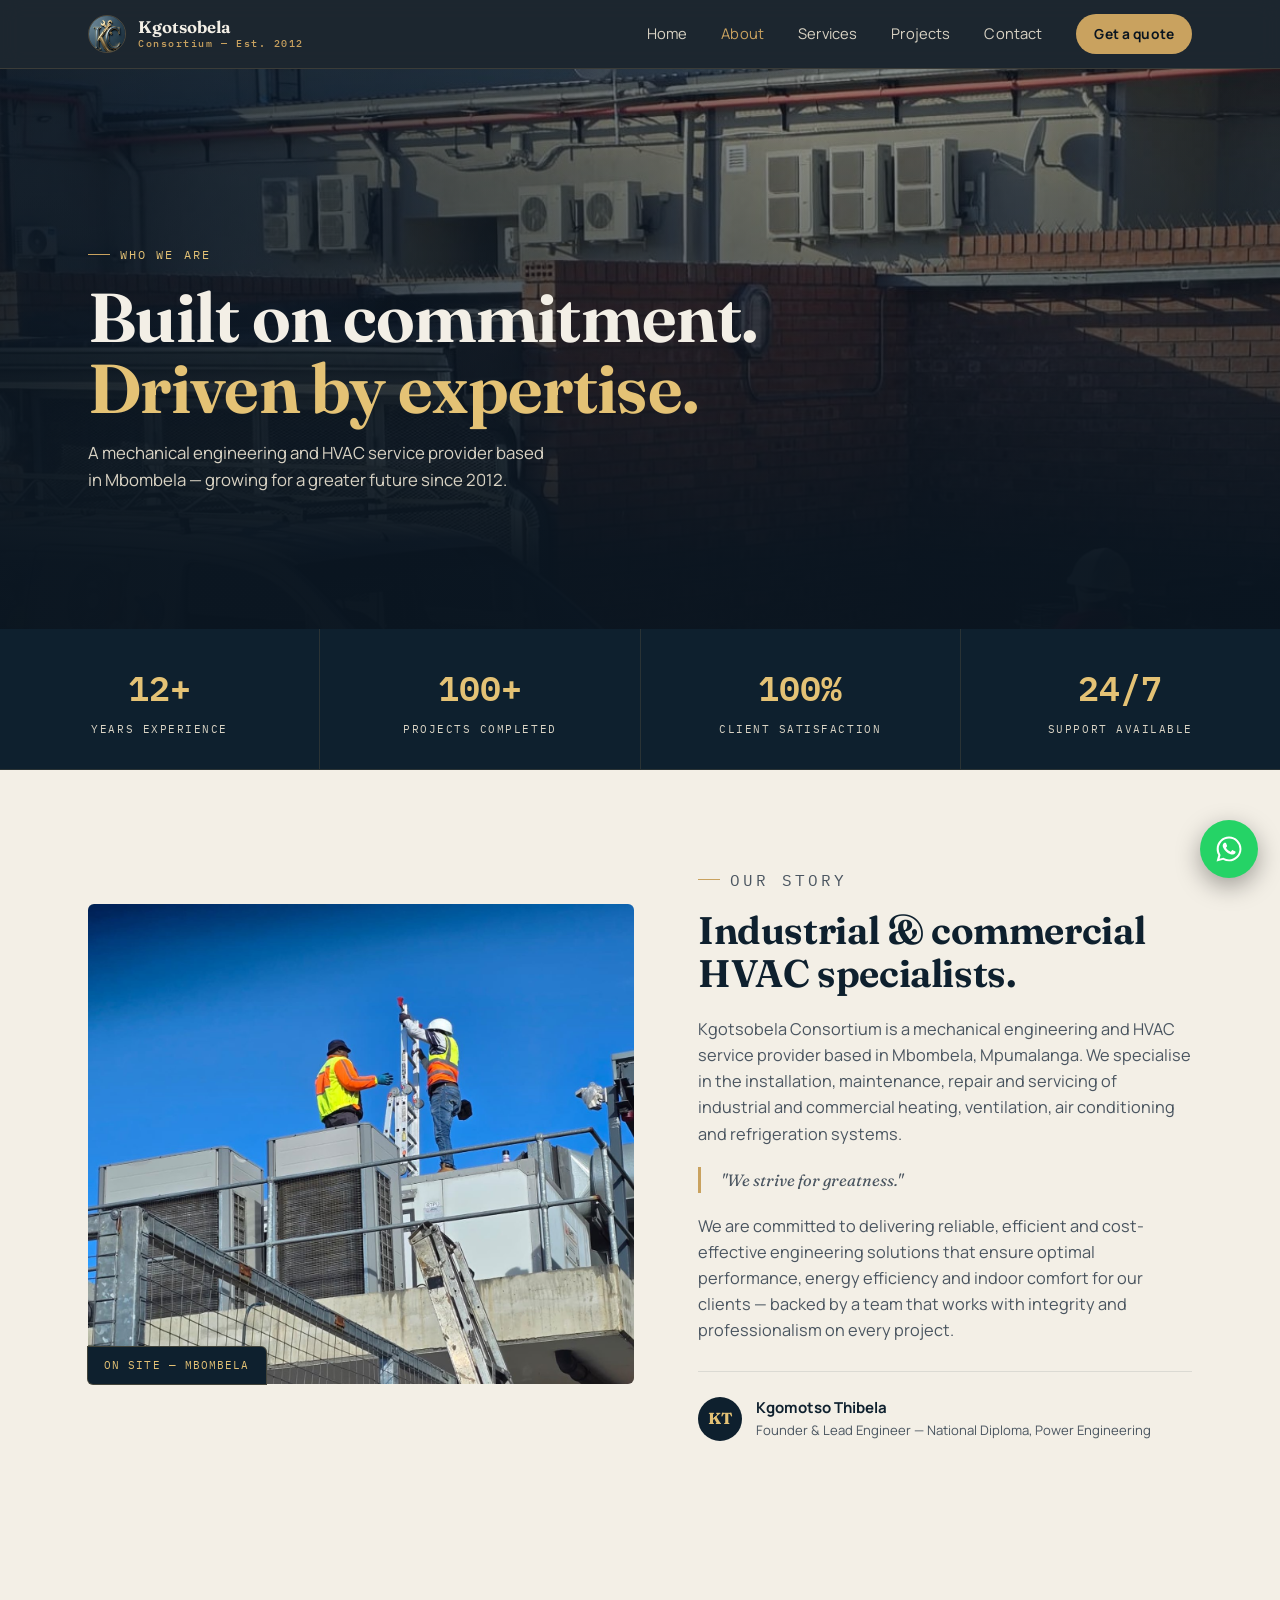
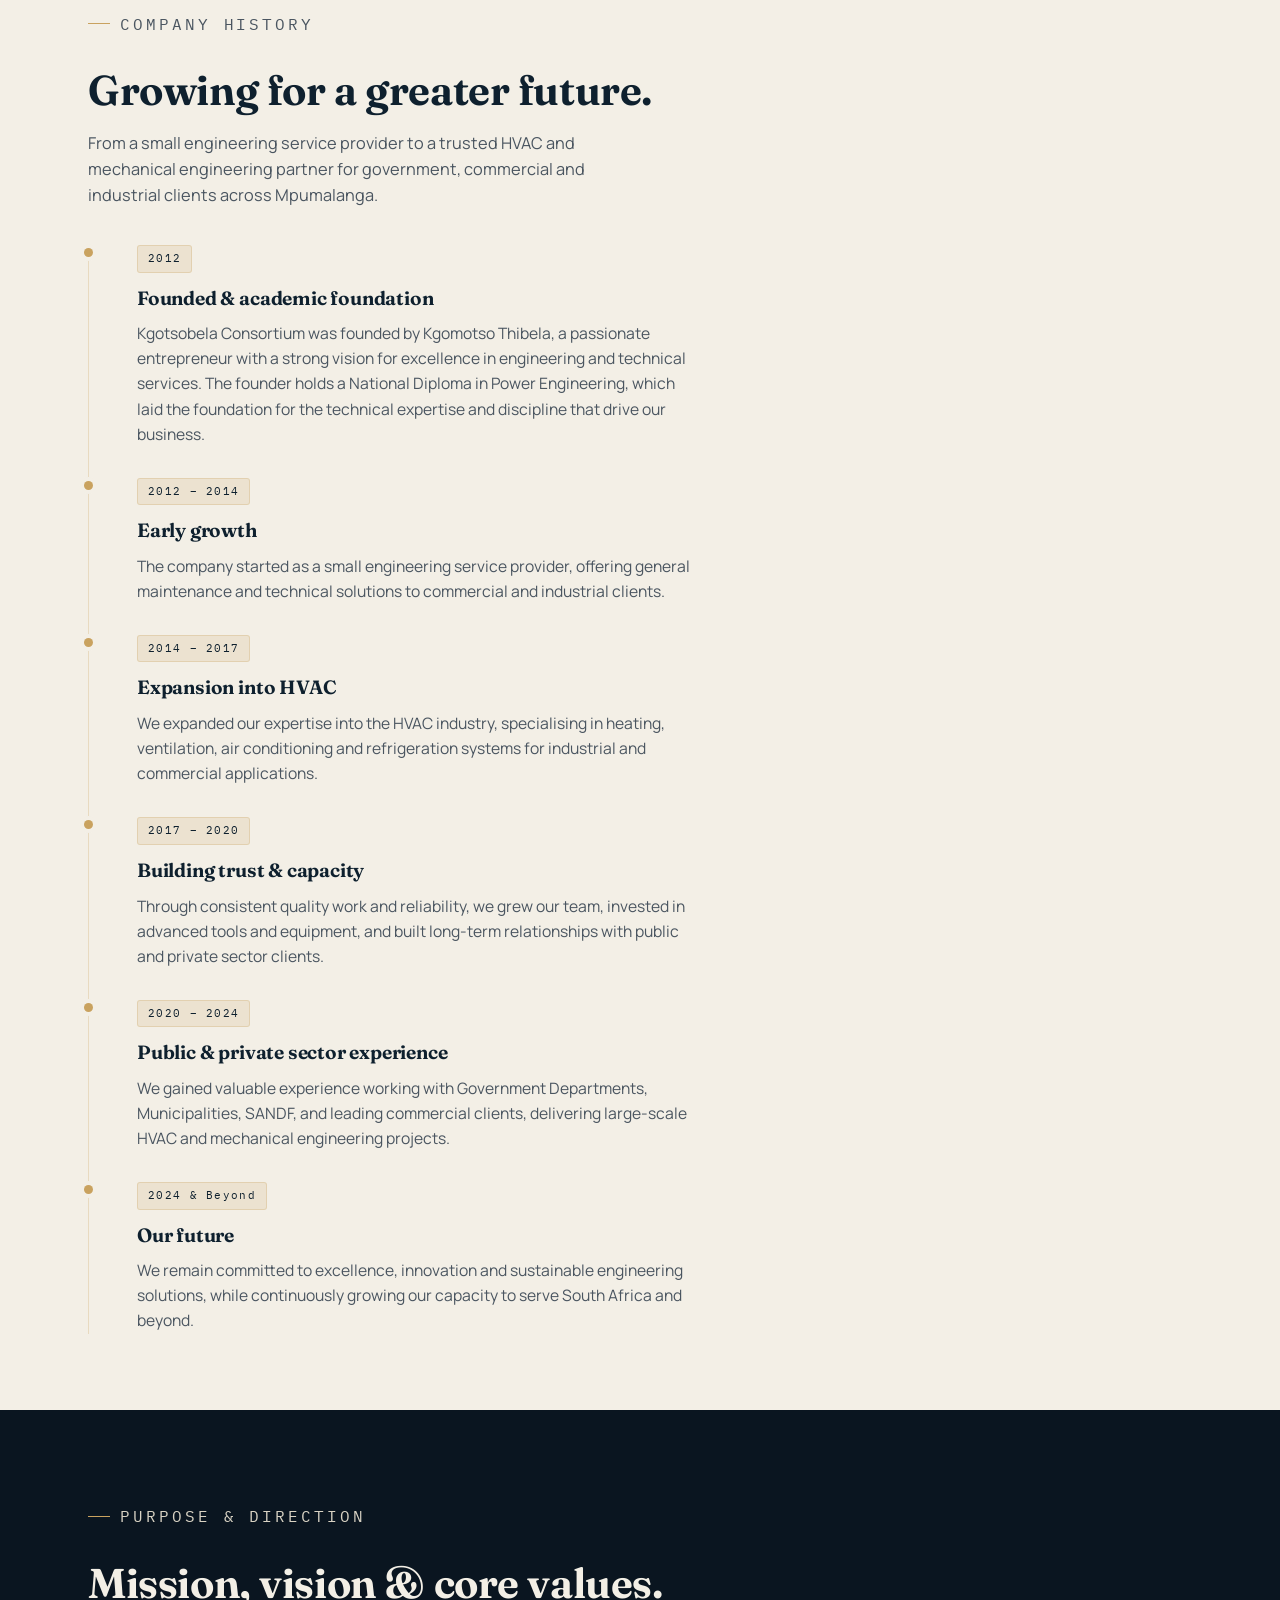
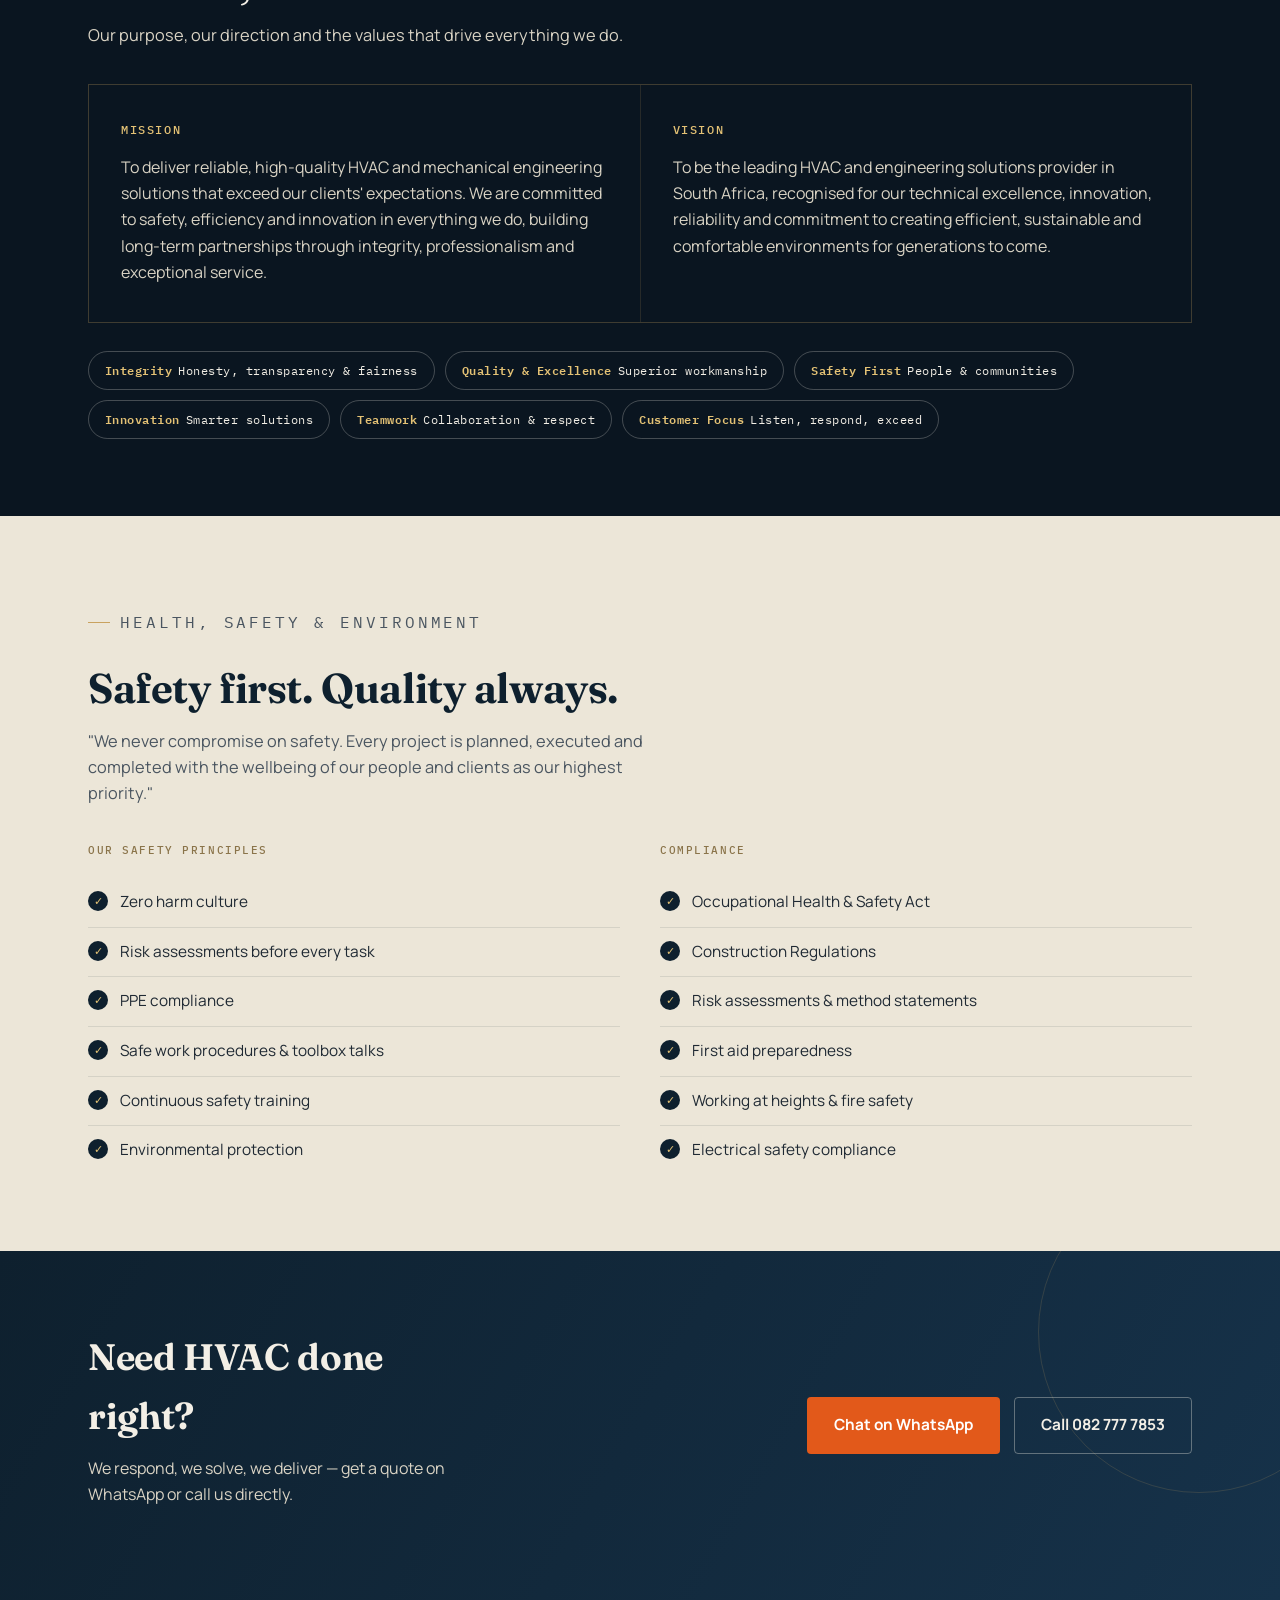
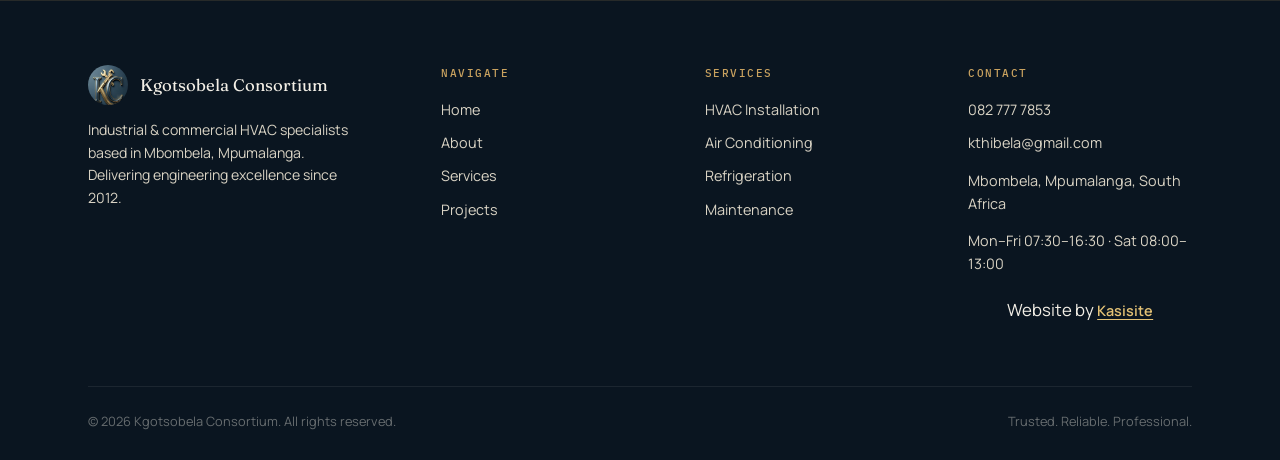
<file: about.html>
<!DOCTYPE html>
<html lang="en">
<head>
<meta charset="UTF-8">
<meta name="viewport" content="width=device-width, initial-scale=1.0">
<title>About Us | Kgotsobela Consortium</title>
<meta name="description" content="Kgotsobela Consortium was founded in 2012 by Kgomotso Thibela. Learn about our history, mission, vision, core values and commitment to health, safety and environmental excellence.">
<link rel="canonical" href="https://kgotsobelaconsortium.co.za/about.html">
<link rel="icon" type="image/png" href="images/favicon-mark.png">

<link rel="preconnect" href="https://fonts.googleapis.com">
<link rel="preconnect" href="https://fonts.gstatic.com" crossorigin>
<link href="https://fonts.googleapis.com/css2?family=Fraunces:ital,wght@0,500;0,600;0,650;0,700;1,500&family=Manrope:wght@400;500;600;700;800&family=IBM+Plex+Mono:wght@400;500;600&display=swap" rel="stylesheet">
<link rel="stylesheet" href="style.css?v=2">
</head>
<body>
<a href="#main" class="skip-link">Skip to content</a>

<header class="site-header">
  <div class="wrap">
    <a href="index.html" class="brand">
      <img src="images/favicon-mark.png" alt="" class="brand-mark">
      <span class="brand-word">Kgotsobela<span>Consortium — Est. 2012</span></span>
    </a>
    <nav class="main-nav" id="main-nav">
      <a href="index.html">Home</a>
      <a href="about.html" class="current">About</a>
      <a href="services.html">Services</a>
      <a href="projects.html">Projects</a>
      <a href="contact.html">Contact</a>
      <a href="https://wa.me/27827777853?text=Hi%2C%20I%27d%20like%20a%20quote" class="nav-cta" target="_blank" rel="noopener">Get a quote</a>
    </nav>
    <button class="nav-toggle" id="nav-toggle" aria-label="Open menu" aria-expanded="false" aria-controls="main-nav">
      <svg width="20" height="20" viewBox="0 0 24 24" fill="none" stroke="currentColor" stroke-width="2"><line x1="3" y1="6" x2="21" y2="6"/><line x1="3" y1="12" x2="21" y2="12"/><line x1="3" y1="18" x2="21" y2="18"/></svg>
    </button>
  </div>
</header>

<main id="main">

  <!-- HERO -->
  <section class="hero" style="min-height:min(64vh,560px);">
    <div class="hero-media">
      <img src="images/trust-onsite.jpg" alt="Kgotsobela Consortium branded van and technicians on site" width="1200" height="1080">
    </div>
    <div class="hero-content wrap">
      <p class="eyebrow">Who we are</p>
      <h1>Built on commitment. <em>Driven by expertise.</em></h1>
      <p class="hero-sub">A mechanical engineering and HVAC service provider based in Mbombela &mdash; growing for a greater future since 2012.</p>
    </div>
  </section>

  <!-- STAT PLATE BAR -->
  <div class="stat-bar">
    <div class="stat-grid">
      <div class="stat-plate"><div class="num">12+</div><div class="lbl">Years Experience</div></div>
      <div class="stat-plate"><div class="num">100+</div><div class="lbl">Projects Completed</div></div>
      <div class="stat-plate"><div class="num">100%</div><div class="lbl">Client Satisfaction</div></div>
      <div class="stat-plate"><div class="num">24/7</div><div class="lbl">Support Available</div></div>
    </div>
  </div>

  <!-- INTRO -->
  <section class="about">
    <div class="wrap about-grid">
      <div class="about-media">
        <img src="images/about-team-ladder.jpg" alt="Kgotsobela Consortium technicians working on rooftop HVAC units">
        <div class="tag">On site &mdash; Mbombela</div>
      </div>
      <div class="about-copy">
        <p class="eyebrow">Our story</p>
        <h2>Industrial &amp; commercial HVAC specialists.</h2>
        <p>Kgotsobela Consortium is a mechanical engineering and HVAC service provider based in Mbombela, Mpumalanga. We specialise in the installation, maintenance, repair and servicing of industrial and commercial heating, ventilation, air conditioning and refrigeration systems.</p>
        <p class="pull">"We strive for greatness."</p>
        <p>We are committed to delivering reliable, efficient and cost-effective engineering solutions that ensure optimal performance, energy efficiency and indoor comfort for our clients &mdash; backed by a team that works with integrity and professionalism on every project.</p>
        <div class="about-founder">
          <div class="initial">KT</div>
          <div>
            <div class="name">Kgomotso Thibela</div>
            <div class="role">Founder &amp; Lead Engineer &mdash; National Diploma, Power Engineering</div>
          </div>
        </div>
      </div>
    </div>
  </section>

  <!-- TIMELINE -->
  <section class="timeline">
    <div class="wrap">
      <div class="section-head">
        <p class="eyebrow">Company history</p>
        <h2>Growing for a greater future.</h2>
        <p>From a small engineering service provider to a trusted HVAC and mechanical engineering partner for government, commercial and industrial clients across Mpumalanga.</p>
      </div>

      <div class="timeline-list">
        <div class="timeline-item">
          <span class="timeline-year">2012</span>
          <h3>Founded &amp; academic foundation</h3>
          <p>Kgotsobela Consortium was founded by Kgomotso Thibela, a passionate entrepreneur with a strong vision for excellence in engineering and technical services. The founder holds a National Diploma in Power Engineering, which laid the foundation for the technical expertise and discipline that drive our business.</p>
        </div>
        <div class="timeline-item">
          <span class="timeline-year">2012 &ndash; 2014</span>
          <h3>Early growth</h3>
          <p>The company started as a small engineering service provider, offering general maintenance and technical solutions to commercial and industrial clients.</p>
        </div>
        <div class="timeline-item">
          <span class="timeline-year">2014 &ndash; 2017</span>
          <h3>Expansion into HVAC</h3>
          <p>We expanded our expertise into the HVAC industry, specialising in heating, ventilation, air conditioning and refrigeration systems for industrial and commercial applications.</p>
        </div>
        <div class="timeline-item">
          <span class="timeline-year">2017 &ndash; 2020</span>
          <h3>Building trust &amp; capacity</h3>
          <p>Through consistent quality work and reliability, we grew our team, invested in advanced tools and equipment, and built long-term relationships with public and private sector clients.</p>
        </div>
        <div class="timeline-item">
          <span class="timeline-year">2020 &ndash; 2024</span>
          <h3>Public &amp; private sector experience</h3>
          <p>We gained valuable experience working with Government Departments, Municipalities, SANDF, and leading commercial clients, delivering large-scale HVAC and mechanical engineering projects.</p>
        </div>
        <div class="timeline-item">
          <span class="timeline-year">2024 &amp; Beyond</span>
          <h3>Our future</h3>
          <p>We remain committed to excellence, innovation and sustainable engineering solutions, while continuously growing our capacity to serve South Africa and beyond.</p>
        </div>
      </div>
    </div>
  </section>

  <!-- MISSION / VISION / VALUES -->
  <section class="mvv">
    <div class="wrap">
      <div class="section-head">
        <p class="eyebrow">Purpose &amp; direction</p>
        <h2>Mission, vision &amp; core values.</h2>
        <p>Our purpose, our direction and the values that drive everything we do.</p>
      </div>

      <div class="mvv-grid">
        <div class="mvv-card">
          <h3>Mission</h3>
          <p>To deliver reliable, high-quality HVAC and mechanical engineering solutions that exceed our clients' expectations. We are committed to safety, efficiency and innovation in everything we do, building long-term partnerships through integrity, professionalism and exceptional service.</p>
        </div>
        <div class="mvv-card">
          <h3>Vision</h3>
          <p>To be the leading HVAC and engineering solutions provider in South Africa, recognised for our technical excellence, innovation, reliability and commitment to creating efficient, sustainable and comfortable environments for generations to come.</p>
        </div>
      </div>

      <div class="values-row">
        <span class="value-pill"><b>Integrity</b>Honesty, transparency &amp; fairness</span>
        <span class="value-pill"><b>Quality &amp; Excellence</b>Superior workmanship</span>
        <span class="value-pill"><b>Safety First</b>People &amp; communities</span>
        <span class="value-pill"><b>Innovation</b>Smarter solutions</span>
        <span class="value-pill"><b>Teamwork</b>Collaboration &amp; respect</span>
        <span class="value-pill"><b>Customer Focus</b>Listen, respond, exceed</span>
      </div>
    </div>
  </section>

  <!-- HSE -->
  <section class="hse">
    <div class="wrap">
      <div class="section-head">
        <p class="eyebrow">Health, safety &amp; environment</p>
        <h2>Safety first. Quality always.</h2>
        <p>"We never compromise on safety. Every project is planned, executed and completed with the wellbeing of our people and clients as our highest priority."</p>
      </div>

      <div class="hse-grid">
        <div class="hse-col">
          <h3>Our safety principles</h3>
          <ul class="hse-list">
            <li><span class="check">&#10003;</span>Zero harm culture</li>
            <li><span class="check">&#10003;</span>Risk assessments before every task</li>
            <li><span class="check">&#10003;</span>PPE compliance</li>
            <li><span class="check">&#10003;</span>Safe work procedures &amp; toolbox talks</li>
            <li><span class="check">&#10003;</span>Continuous safety training</li>
            <li><span class="check">&#10003;</span>Environmental protection</li>
          </ul>
        </div>
        <div class="hse-col">
          <h3>Compliance</h3>
          <ul class="hse-list">
            <li><span class="check">&#10003;</span>Occupational Health &amp; Safety Act</li>
            <li><span class="check">&#10003;</span>Construction Regulations</li>
            <li><span class="check">&#10003;</span>Risk assessments &amp; method statements</li>
            <li><span class="check">&#10003;</span>First aid preparedness</li>
            <li><span class="check">&#10003;</span>Working at heights &amp; fire safety</li>
            <li><span class="check">&#10003;</span>Electrical safety compliance</li>
          </ul>
        </div>
      </div>
    </div>
  </section>

  <!-- CTA BAND -->
  <section class="cta-band">
    <div class="wrap">
      <div>
        <h2>Need HVAC done right?</h2>
        <p>We respond, we solve, we deliver &mdash; get a quote on WhatsApp or call us directly.</p>
      </div>
      <div class="cta-actions">
        <a href="https://wa.me/27827777853?text=Hi%2C%20I%27d%20like%20a%20quote" class="btn btn-primary" target="_blank" rel="noopener">Chat on WhatsApp</a>
        <a href="tel:+27827777853" class="btn btn-ghost">Call 082 777 7853</a>
      </div>
    </div>
  </section>

</main>

<footer class="site-footer">
  <div class="wrap">
    <div class="footer-grid">
      <div>
        <div class="footer-brand">
          <img src="images/favicon-mark.png" alt="">
          <span class="footer-brand-word">Kgotsobela Consortium</span>
        </div>
        <p class="footer-tagline">Industrial &amp; commercial HVAC specialists based in Mbombela, Mpumalanga. Delivering engineering excellence since 2012.</p>
      </div>
      <div class="footer-col">
        <h4>Navigate</h4>
        <a href="index.html">Home</a>
        <a href="about.html">About</a>
        <a href="services.html">Services</a>
        <a href="projects.html">Projects</a>
      </div>
      <div class="footer-col">
        <h4>Services</h4>
        <a href="services.html">HVAC Installation</a>
        <a href="services.html">Air Conditioning</a>
        <a href="services.html">Refrigeration</a>
        <a href="services.html">Maintenance</a>
      </div>
      <div class="footer-col">
        <h4>Contact</h4>
        <a href="tel:+27827777853">082 777 7853</a>
        <a href="mailto:kthibela@gmail.com">kthibela@gmail.com</a>
        <p>Mbombela, Mpumalanga, South Africa</p>
        <p>Mon&ndash;Fri 07:30&ndash;16:30 &middot; Sat 08:00&ndash;13:00</p>
        <p class="footer-credit">Website by <a href="https://kasisite.co.za" target="_blank" rel="noopener">Kasisite</a></p>
      </div>
    </div>
    <div class="footer-bottom">
      <span>&copy; <span id="year"></span> Kgotsobela Consortium. All rights reserved.</span>
      <span>Trusted. Reliable. Professional.</span>
    </div>
  </div>
</footer>

<a class="whatsapp-fab" href="https://wa.me/27827777853?text=Hi%2C%20I%27d%20like%20a%20quote" target="_blank" rel="noopener" aria-label="Chat with us on WhatsApp">
  <svg viewBox="0 0 24 24" fill="#ffffff"><path d="M12.04 2C6.58 2 2.13 6.45 2.13 11.91c0 1.75.46 3.45 1.32 4.95L2.05 22l5.25-1.38a9.9 9.9 0 0 0 4.74 1.21h.01c5.46 0 9.9-4.45 9.9-9.91 0-2.65-1.03-5.14-2.9-7.01A9.82 9.82 0 0 0 12.04 2m0 1.67c2.24 0 4.35.87 5.93 2.46a8.23 8.23 0 0 1 2.43 5.86c0 4.58-3.73 8.31-8.32 8.31a8.3 8.3 0 0 1-4.24-1.16l-.3-.18-3.12.82.83-3.04-.2-.31a8.23 8.23 0 0 1-1.27-4.4c0-4.58 3.73-8.36 8.26-8.36M8.53 6.99c-.17 0-.44.06-.67.31s-.88.86-.88 2.09.9 2.42 1.02 2.59c.13.17 1.75 2.8 4.32 3.82 2.14.85 2.57.68 3.04.64.46-.04 1.5-.61 1.71-1.2.21-.59.21-1.09.15-1.2-.06-.11-.23-.17-.48-.3-.25-.13-1.5-.74-1.73-.82-.23-.08-.4-.13-.57.13-.17.25-.65.82-.8.99-.15.17-.29.19-.54.06-.25-.13-1.05-.39-2-1.24-.74-.66-1.24-1.47-1.39-1.72-.14-.25-.02-.38.11-.51.11-.11.25-.29.38-.44.13-.15.17-.25.25-.42.08-.17.04-.31-.02-.44-.06-.13-.57-1.4-.79-1.91-.2-.5-.41-.43-.57-.44-.15-.01-.31-.01-.44-.01"/></svg>
</a>

<script src="script.js"></script>
</body>
</html>
</file>
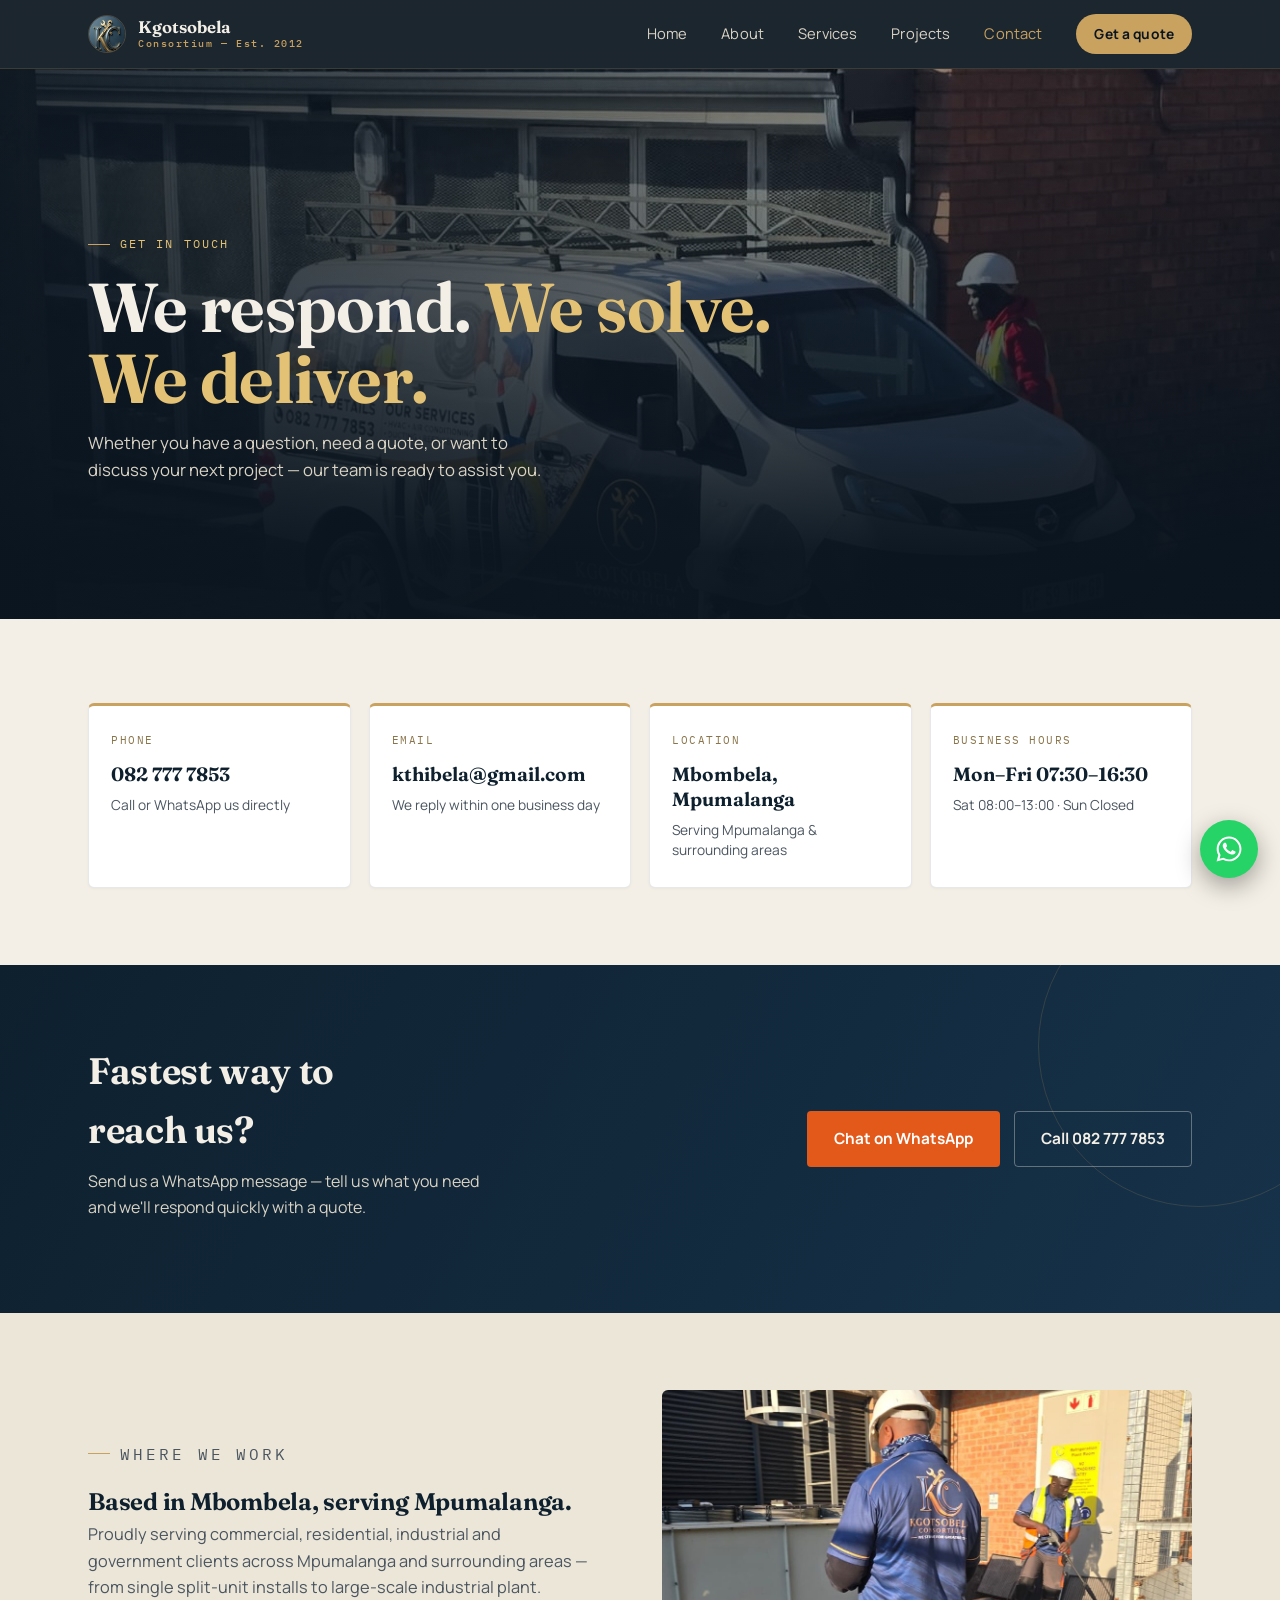
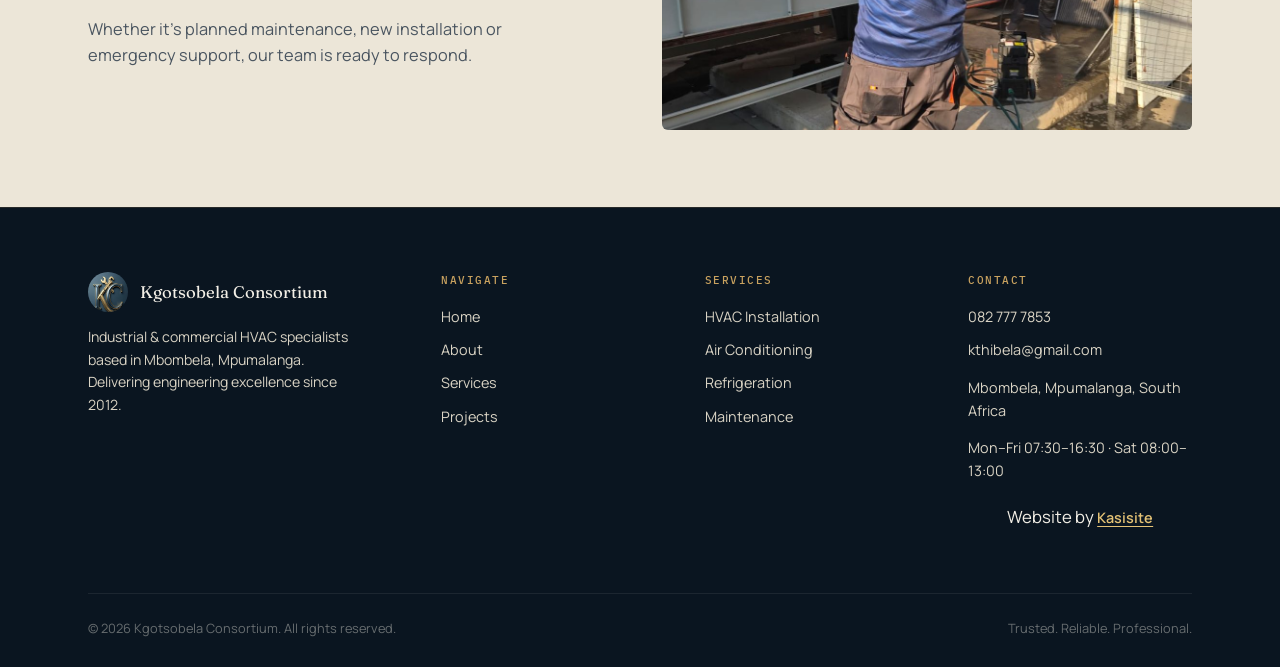
<file: contact.html>
<!DOCTYPE html>
<html lang="en">
<head>
<meta charset="UTF-8">
<meta name="viewport" content="width=device-width, initial-scale=1.0">
<title>Contact Us | Kgotsobela Consortium</title>
<meta name="description" content="Get in touch with Kgotsobela Consortium — HVAC and mechanical engineering specialists in Mbombela, Mpumalanga. Call, WhatsApp, or email us for a quote.">
<link rel="canonical" href="https://kgotsobelaconsortium.co.za/contact.html">
<link rel="icon" type="image/png" href="images/favicon-mark.png">

<link rel="preconnect" href="https://fonts.googleapis.com">
<link rel="preconnect" href="https://fonts.gstatic.com" crossorigin>
<link href="https://fonts.googleapis.com/css2?family=Fraunces:ital,wght@0,500;0,600;0,650;0,700;1,500&family=Manrope:wght@400;500;600;700;800&family=IBM+Plex+Mono:wght@400;500;600&display=swap" rel="stylesheet">
<link rel="stylesheet" href="style.css?v=2">
</head>
<body>
<a href="#main" class="skip-link">Skip to content</a>

<header class="site-header">
  <div class="wrap">
    <a href="index.html" class="brand">
      <img src="images/favicon-mark.png" alt="" class="brand-mark">
      <span class="brand-word">Kgotsobela<span>Consortium — Est. 2012</span></span>
    </a>
    <nav class="main-nav" id="main-nav">
      <a href="index.html">Home</a>
      <a href="about.html">About</a>
      <a href="services.html">Services</a>
      <a href="projects.html">Projects</a>
      <a href="contact.html" class="current">Contact</a>
      <a href="https://wa.me/27827777853?text=Hi%2C%20I%27d%20like%20a%20quote" class="nav-cta" target="_blank" rel="noopener">Get a quote</a>
    </nav>
    <button class="nav-toggle" id="nav-toggle" aria-label="Open menu" aria-expanded="false" aria-controls="main-nav">
      <svg width="20" height="20" viewBox="0 0 24 24" fill="none" stroke="currentColor" stroke-width="2"><line x1="3" y1="6" x2="21" y2="6"/><line x1="3" y1="12" x2="21" y2="12"/><line x1="3" y1="18" x2="21" y2="18"/></svg>
    </button>
  </div>
</header>

<main id="main">

  <!-- HERO -->
  <section class="hero" style="min-height:min(58vh,500px);">
    <div class="hero-media">
      <img src="images/contact-hero-technician.jpg" alt="Kgotsobela Consortium technician and branded service van on site" width="2000" height="1718">
    </div>
    <div class="hero-content wrap">
      <p class="eyebrow">Get in touch</p>
      <h1>We respond. <em>We solve. We deliver.</em></h1>
      <p class="hero-sub">Whether you have a question, need a quote, or want to discuss your next project &mdash; our team is ready to assist you.</p>
    </div>
  </section>

  <!-- INFO CARDS -->
  <section class="contact-info">
    <div class="wrap">
      <div class="info-grid">
        <div class="info-card">
          <div class="lbl">Phone</div>
          <div class="val">082 777 7853</div>
          <div class="sub">Call or WhatsApp us directly</div>
        </div>
        <div class="info-card">
          <div class="lbl">Email</div>
          <div class="val">kthibela@gmail.com</div>
          <div class="sub">We reply within one business day</div>
        </div>
        <div class="info-card">
          <div class="lbl">Location</div>
          <div class="val">Mbombela, Mpumalanga</div>
          <div class="sub">Serving Mpumalanga &amp; surrounding areas</div>
        </div>
        <div class="info-card">
          <div class="lbl">Business Hours</div>
          <div class="val">Mon&ndash;Fri 07:30&ndash;16:30</div>
          <div class="sub">Sat 08:00&ndash;13:00 &middot; Sun Closed</div>
        </div>
      </div>
    </div>
  </section>

  <!-- WHATSAPP CTA -->
  <section class="cta-band">
    <div class="wrap">
      <div>
        <h2>Fastest way to reach us?</h2>
        <p>Send us a WhatsApp message &mdash; tell us what you need and we'll respond quickly with a quote.</p>
      </div>
      <div class="cta-actions">
        <a href="https://wa.me/27827777853?text=Hi%2C%20I%27d%20like%20a%20quote" class="btn btn-primary" target="_blank" rel="noopener">Chat on WhatsApp</a>
        <a href="tel:+27827777853" class="btn btn-ghost">Call 082 777 7853</a>
      </div>
    </div>
  </section>

  <!-- LOCATION -->
  <section class="location-panel">
    <div class="wrap location-layout">
      <div class="location-copy">
        <p class="eyebrow">Where we work</p>
        <h2>Based in Mbombela, serving Mpumalanga.</h2>
        <p>Proudly serving commercial, residential, industrial and government clients across Mpumalanga and surrounding areas &mdash; from single split-unit installs to large-scale industrial plant.</p>
        <p>Whether it's planned maintenance, new installation or emergency support, our team is ready to respond.</p>
      </div>
      <div class="location-media">
        <img src="images/contact-team-secondary.jpg" alt="Kgotsobela Consortium technician on site">
      </div>
    </div>
  </section>

</main>

<footer class="site-footer">
  <div class="wrap">
    <div class="footer-grid">
      <div>
        <div class="footer-brand">
          <img src="images/favicon-mark.png" alt="">
          <span class="footer-brand-word">Kgotsobela Consortium</span>
        </div>
        <p class="footer-tagline">Industrial &amp; commercial HVAC specialists based in Mbombela, Mpumalanga. Delivering engineering excellence since 2012.</p>
      </div>
      <div class="footer-col">
        <h4>Navigate</h4>
        <a href="index.html">Home</a>
        <a href="about.html">About</a>
        <a href="services.html">Services</a>
        <a href="projects.html">Projects</a>
      </div>
      <div class="footer-col">
        <h4>Services</h4>
        <a href="services.html">HVAC Installation</a>
        <a href="services.html">Air Conditioning</a>
        <a href="services.html">Refrigeration</a>
        <a href="services.html">Maintenance</a>
      </div>
      <div class="footer-col">
        <h4>Contact</h4>
        <a href="tel:+27827777853">082 777 7853</a>
        <a href="mailto:kthibela@gmail.com">kthibela@gmail.com</a>
        <p>Mbombela, Mpumalanga, South Africa</p>
        <p>Mon&ndash;Fri 07:30&ndash;16:30 &middot; Sat 08:00&ndash;13:00</p>
        <p class="footer-credit">Website by <a href="https://kasisite.co.za" target="_blank" rel="noopener">Kasisite</a></p>
      </div>
    </div>
    <div class="footer-bottom">
      <span>&copy; <span id="year"></span> Kgotsobela Consortium. All rights reserved.</span>
      <span>Trusted. Reliable. Professional.</span>
    </div>
  </div>
</footer>

<a class="whatsapp-fab" href="https://wa.me/27827777853?text=Hi%2C%20I%27d%20like%20a%20quote" target="_blank" rel="noopener" aria-label="Chat with us on WhatsApp">
  <svg viewBox="0 0 24 24" fill="#ffffff"><path d="M12.04 2C6.58 2 2.13 6.45 2.13 11.91c0 1.75.46 3.45 1.32 4.95L2.05 22l5.25-1.38a9.9 9.9 0 0 0 4.74 1.21h.01c5.46 0 9.9-4.45 9.9-9.91 0-2.65-1.03-5.14-2.9-7.01A9.82 9.82 0 0 0 12.04 2m0 1.67c2.24 0 4.35.87 5.93 2.46a8.23 8.23 0 0 1 2.43 5.86c0 4.58-3.73 8.31-8.32 8.31a8.3 8.3 0 0 1-4.24-1.16l-.3-.18-3.12.82.83-3.04-.2-.31a8.23 8.23 0 0 1-1.27-4.4c0-4.58 3.73-8.36 8.26-8.36M8.53 6.99c-.17 0-.44.06-.67.31s-.88.86-.88 2.09.9 2.42 1.02 2.59c.13.17 1.75 2.8 4.32 3.82 2.14.85 2.57.68 3.04.64.46-.04 1.5-.61 1.71-1.2.21-.59.21-1.09.15-1.2-.06-.11-.23-.17-.48-.3-.25-.13-1.5-.74-1.73-.82-.23-.08-.4-.13-.57.13-.17.25-.65.82-.8.99-.15.17-.29.19-.54.06-.25-.13-1.05-.39-2-1.24-.74-.66-1.24-1.47-1.39-1.72-.14-.25-.02-.38.11-.51.11-.11.25-.29.38-.44.13-.15.17-.25.25-.42.08-.17.04-.31-.02-.44-.06-.13-.57-1.4-.79-1.91-.2-.5-.41-.43-.57-.44-.15-.01-.31-.01-.44-.01"/></svg>
</a>

<script src="script.js"></script>
</body>
</html>
</file>
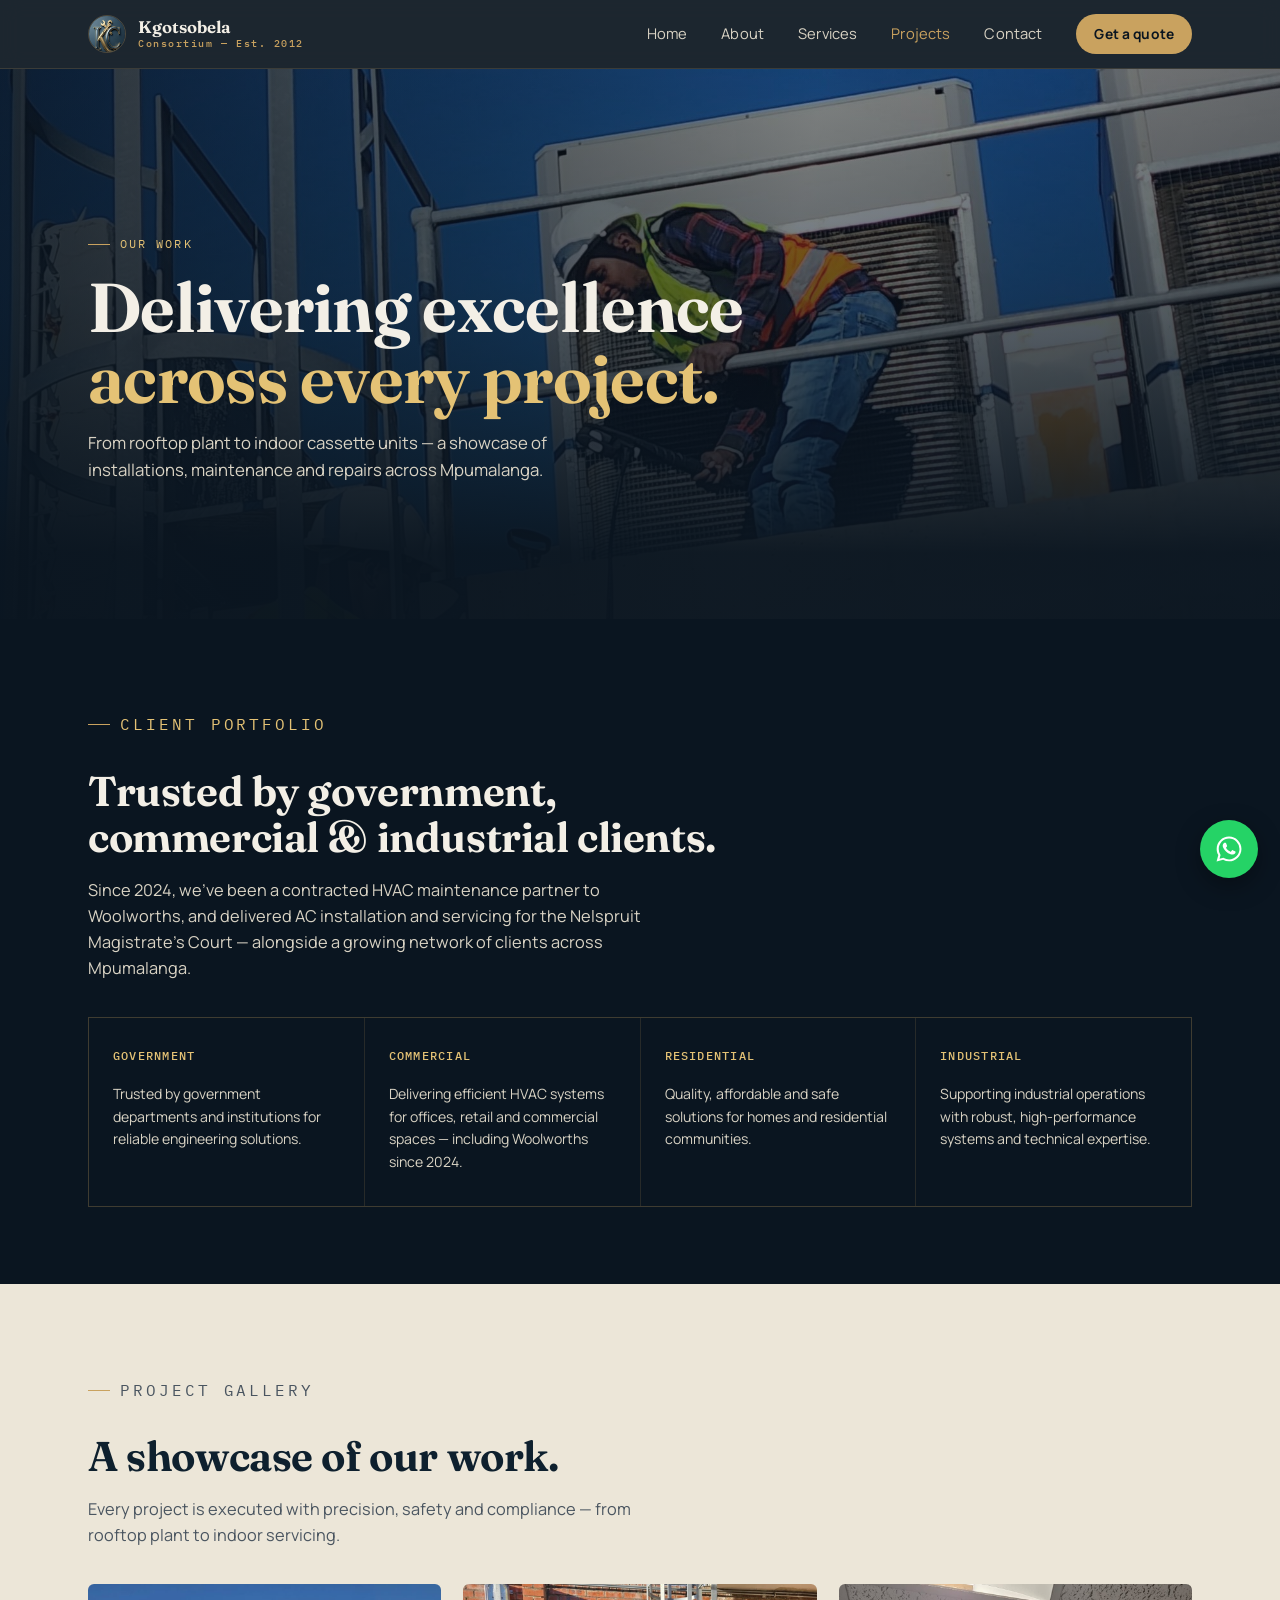
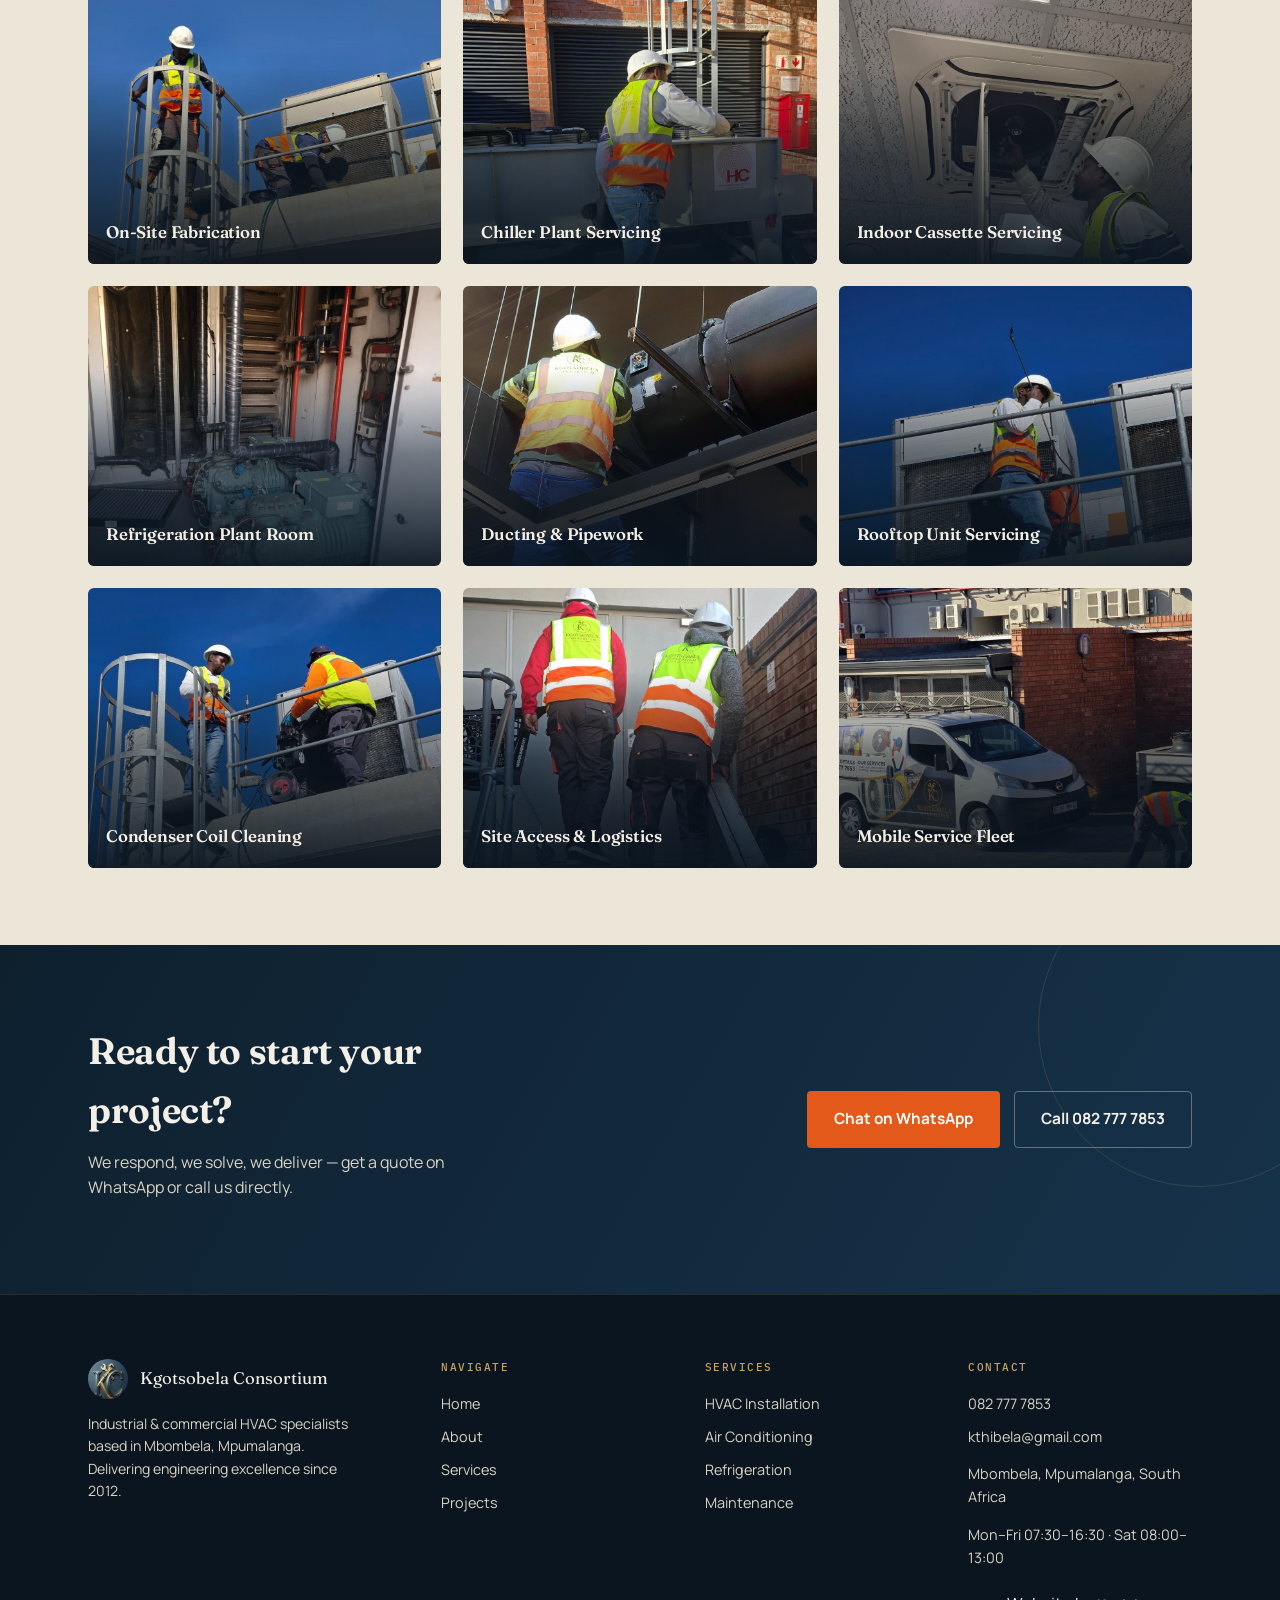
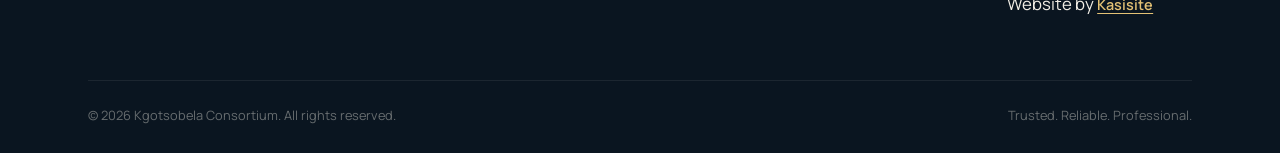
<file: projects.html>
<!DOCTYPE html>
<html lang="en">
<head>
<meta charset="UTF-8">
<meta name="viewport" content="width=device-width, initial-scale=1.0">
<title>Projects | Kgotsobela Consortium</title>
<meta name="description" content="A showcase of Kgotsobela Consortium's HVAC and mechanical engineering work across government, commercial, residential and industrial clients in Mpumalanga.">
<link rel="canonical" href="https://kgotsobelaconsortium.co.za/projects.html">
<link rel="icon" type="image/png" href="images/favicon-mark.png">

<link rel="preconnect" href="https://fonts.googleapis.com">
<link rel="preconnect" href="https://fonts.gstatic.com" crossorigin>
<link href="https://fonts.googleapis.com/css2?family=Fraunces:ital,wght@0,500;0,600;0,650;0,700;1,500&family=Manrope:wght@400;500;600;700;800&family=IBM+Plex+Mono:wght@400;500;600&display=swap" rel="stylesheet">
<link rel="stylesheet" href="style.css?v=2">
</head>
<body>
<a href="#main" class="skip-link">Skip to content</a>

<header class="site-header">
  <div class="wrap">
    <a href="index.html" class="brand">
      <img src="images/favicon-mark.png" alt="" class="brand-mark">
      <span class="brand-word">Kgotsobela<span>Consortium — Est. 2012</span></span>
    </a>
    <nav class="main-nav" id="main-nav">
      <a href="index.html">Home</a>
      <a href="about.html">About</a>
      <a href="services.html">Services</a>
      <a href="projects.html" class="current">Projects</a>
      <a href="contact.html">Contact</a>
      <a href="https://wa.me/27827777853?text=Hi%2C%20I%27d%20like%20a%20quote" class="nav-cta" target="_blank" rel="noopener">Get a quote</a>
    </nav>
    <button class="nav-toggle" id="nav-toggle" aria-label="Open menu" aria-expanded="false" aria-controls="main-nav">
      <svg width="20" height="20" viewBox="0 0 24 24" fill="none" stroke="currentColor" stroke-width="2"><line x1="3" y1="6" x2="21" y2="6"/><line x1="3" y1="12" x2="21" y2="12"/><line x1="3" y1="18" x2="21" y2="18"/></svg>
    </button>
  </div>
</header>

<main id="main">

  <!-- HERO -->
  <section class="hero" style="min-height:min(64vh,540px);">
    <div class="hero-media">
      <img src="images/project-hero-rooftop-access.jpg" alt="Kgotsobela Consortium technicians accessing rooftop HVAC plant" width="2000" height="1799">
    </div>
    <div class="hero-content wrap">
      <p class="eyebrow">Our work</p>
      <h1>Delivering excellence <em>across every project.</em></h1>
      <p class="hero-sub">From rooftop plant to indoor cassette units &mdash; a showcase of installations, maintenance and repairs across Mpumalanga.</p>
    </div>
  </section>

  <!-- CLIENT PORTFOLIO -->
  <section class="client-band">
    <div class="wrap">
      <div class="section-head">
        <p class="eyebrow" style="color:var(--gold-light);">Client portfolio</p>
        <h2 style="color:var(--ivory);">Trusted by government, commercial &amp; industrial clients.</h2>
        <p style="color:var(--ivory-dim);">Since 2024, we've been a contracted HVAC maintenance partner to Woolworths, and delivered AC installation and servicing for the Nelspruit Magistrate's Court &mdash; alongside a growing network of clients across Mpumalanga.</p>
      </div>
      <div class="client-cards">
        <div class="client-card">
          <h3>Government</h3>
          <ul>
            <li>Trusted by government departments and institutions for reliable engineering solutions.</li>
          </ul>
        </div>
        <div class="client-card">
          <h3>Commercial</h3>
          <ul>
            <li>Delivering efficient HVAC systems for offices, retail and commercial spaces &mdash; including Woolworths since 2024.</li>
          </ul>
        </div>
        <div class="client-card">
          <h3>Residential</h3>
          <ul>
            <li>Quality, affordable and safe solutions for homes and residential communities.</li>
          </ul>
        </div>
        <div class="client-card">
          <h3>Industrial</h3>
          <ul>
            <li>Supporting industrial operations with robust, high-performance systems and technical expertise.</li>
          </ul>
        </div>
      </div>
    </div>
  </section>

  <!-- PROJECT GALLERY -->
  <section class="services">
    <div class="wrap">
      <div class="section-head">
        <p class="eyebrow">Project gallery</p>
        <h2>A showcase of our work.</h2>
        <p>Every project is executed with precision, safety and compliance &mdash; from rooftop plant to indoor servicing.</p>
      </div>
      <div class="project-grid">

        <div class="project-card">
          <img src="images/project-fabrication.jpg" alt="On-site fabrication work" loading="lazy">
          <div class="project-card-body"><h3>On-Site Fabrication</h3></div>
        </div>

        <div class="project-card">
          <img src="images/project-chiller-servicing.jpg" alt="Chiller plant servicing" loading="lazy">
          <div class="project-card-body"><h3>Chiller Plant Servicing</h3></div>
        </div>

        <div class="project-card">
          <img src="images/project-cassette-servicing.jpg" alt="Indoor cassette unit servicing" loading="lazy">
          <div class="project-card-body"><h3>Indoor Cassette Servicing</h3></div>
        </div>

        <div class="project-card">
          <img src="images/project-plant-room.jpg" alt="Refrigeration plant room" loading="lazy">
          <div class="project-card-body"><h3>Refrigeration Plant Room</h3></div>
        </div>

        <div class="project-card">
          <img src="images/project-pipework.jpg" alt="Ducting and pipework installation" loading="lazy">
          <div class="project-card-body"><h3>Ducting &amp; Pipework</h3></div>
        </div>

        <div class="project-card">
          <img src="images/project-rooftop-service.jpg" alt="Rooftop unit servicing" loading="lazy">
          <div class="project-card-body"><h3>Rooftop Unit Servicing</h3></div>
        </div>

        <div class="project-card">
          <img src="images/project-ducting.jpg" alt="Condenser coil cleaning" loading="lazy">
          <div class="project-card-body"><h3>Condenser Coil Cleaning</h3></div>
        </div>

        <div class="project-card">
          <img src="images/project-site-logistics.jpg" alt="Site access and logistics" loading="lazy">
          <div class="project-card-body"><h3>Site Access &amp; Logistics</h3></div>
        </div>

        <div class="project-card">
          <img src="images/project-mobile-fleet.jpg" alt="Mobile service fleet" loading="lazy">
          <div class="project-card-body"><h3>Mobile Service Fleet</h3></div>
        </div>

      </div>
    </div>
  </section>

  <!-- CTA BAND -->
  <section class="cta-band">
    <div class="wrap">
      <div>
        <h2>Ready to start your project?</h2>
        <p>We respond, we solve, we deliver &mdash; get a quote on WhatsApp or call us directly.</p>
      </div>
      <div class="cta-actions">
        <a href="https://wa.me/27827777853?text=Hi%2C%20I%27d%20like%20a%20quote" class="btn btn-primary" target="_blank" rel="noopener">Chat on WhatsApp</a>
        <a href="tel:+27827777853" class="btn btn-ghost">Call 082 777 7853</a>
      </div>
    </div>
  </section>

</main>

<footer class="site-footer">
  <div class="wrap">
    <div class="footer-grid">
      <div>
        <div class="footer-brand">
          <img src="images/favicon-mark.png" alt="">
          <span class="footer-brand-word">Kgotsobela Consortium</span>
        </div>
        <p class="footer-tagline">Industrial &amp; commercial HVAC specialists based in Mbombela, Mpumalanga. Delivering engineering excellence since 2012.</p>
      </div>
      <div class="footer-col">
        <h4>Navigate</h4>
        <a href="index.html">Home</a>
        <a href="about.html">About</a>
        <a href="services.html">Services</a>
        <a href="projects.html">Projects</a>
      </div>
      <div class="footer-col">
        <h4>Services</h4>
        <a href="services.html">HVAC Installation</a>
        <a href="services.html">Air Conditioning</a>
        <a href="services.html">Refrigeration</a>
        <a href="services.html">Maintenance</a>
      </div>
      <div class="footer-col">
        <h4>Contact</h4>
        <a href="tel:+27827777853">082 777 7853</a>
        <a href="mailto:kthibela@gmail.com">kthibela@gmail.com</a>
        <p>Mbombela, Mpumalanga, South Africa</p>
        <p>Mon&ndash;Fri 07:30&ndash;16:30 &middot; Sat 08:00&ndash;13:00</p>
        <p class="footer-credit">Website by <a href="https://kasisite.co.za" target="_blank" rel="noopener">Kasisite</a></p>
      </div>
    </div>
    <div class="footer-bottom">
      <span>&copy; <span id="year"></span> Kgotsobela Consortium. All rights reserved.</span>
      <span>Trusted. Reliable. Professional.</span>
    </div>
  </div>
</footer>

<a class="whatsapp-fab" href="https://wa.me/27827777853?text=Hi%2C%20I%27d%20like%20a%20quote" target="_blank" rel="noopener" aria-label="Chat with us on WhatsApp">
  <svg viewBox="0 0 24 24" fill="#ffffff"><path d="M12.04 2C6.58 2 2.13 6.45 2.13 11.91c0 1.75.46 3.45 1.32 4.95L2.05 22l5.25-1.38a9.9 9.9 0 0 0 4.74 1.21h.01c5.46 0 9.9-4.45 9.9-9.91 0-2.65-1.03-5.14-2.9-7.01A9.82 9.82 0 0 0 12.04 2m0 1.67c2.24 0 4.35.87 5.93 2.46a8.23 8.23 0 0 1 2.43 5.86c0 4.58-3.73 8.31-8.32 8.31a8.3 8.3 0 0 1-4.24-1.16l-.3-.18-3.12.82.83-3.04-.2-.31a8.23 8.23 0 0 1-1.27-4.4c0-4.58 3.73-8.36 8.26-8.36M8.53 6.99c-.17 0-.44.06-.67.31s-.88.86-.88 2.09.9 2.42 1.02 2.59c.13.17 1.75 2.8 4.32 3.82 2.14.85 2.57.68 3.04.64.46-.04 1.5-.61 1.71-1.2.21-.59.21-1.09.15-1.2-.06-.11-.23-.17-.48-.3-.25-.13-1.5-.74-1.73-.82-.23-.08-.4-.13-.57.13-.17.25-.65.82-.8.99-.15.17-.29.19-.54.06-.25-.13-1.05-.39-2-1.24-.74-.66-1.24-1.47-1.39-1.72-.14-.25-.02-.38.11-.51.11-.11.25-.29.38-.44.13-.15.17-.25.25-.42.08-.17.04-.31-.02-.44-.06-.13-.57-1.4-.79-1.91-.2-.5-.41-.43-.57-.44-.15-.01-.31-.01-.44-.01"/></svg>
</a>

<script src="script.js"></script>
</body>
</html>
</file>
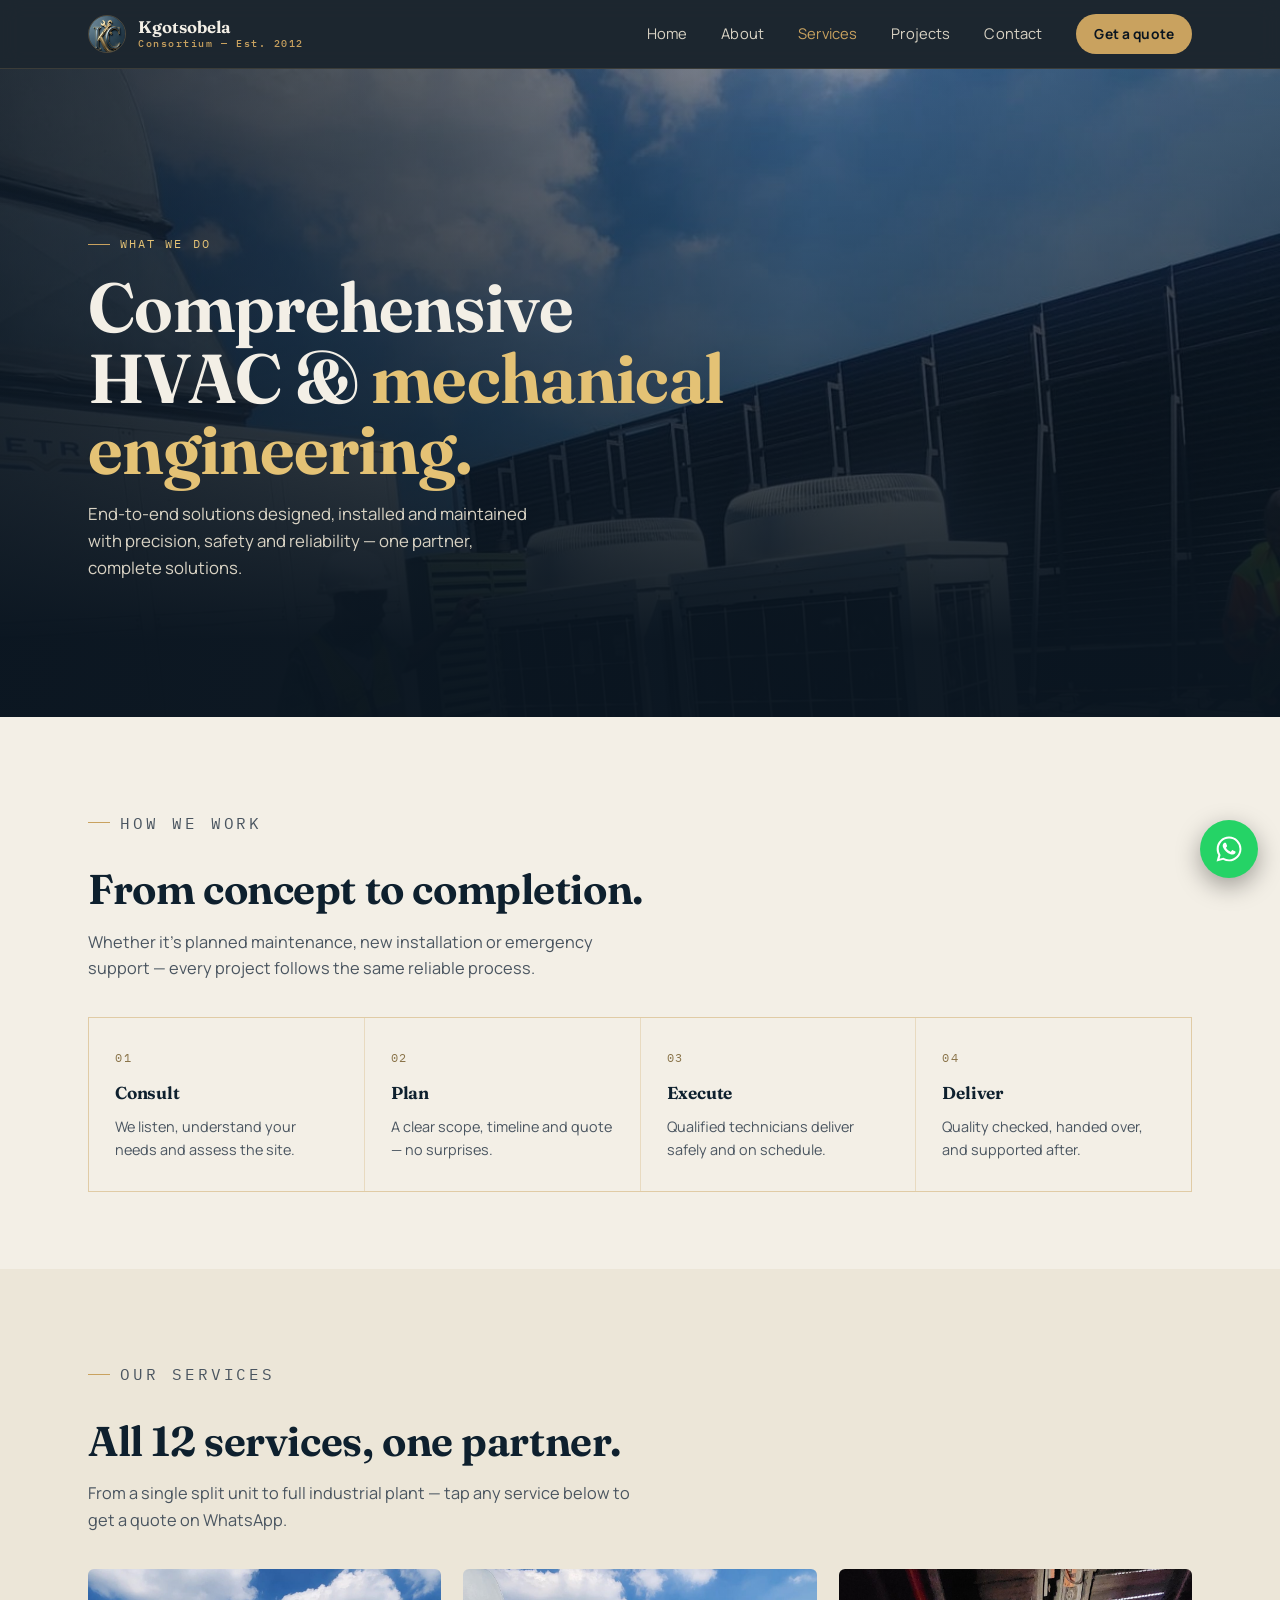
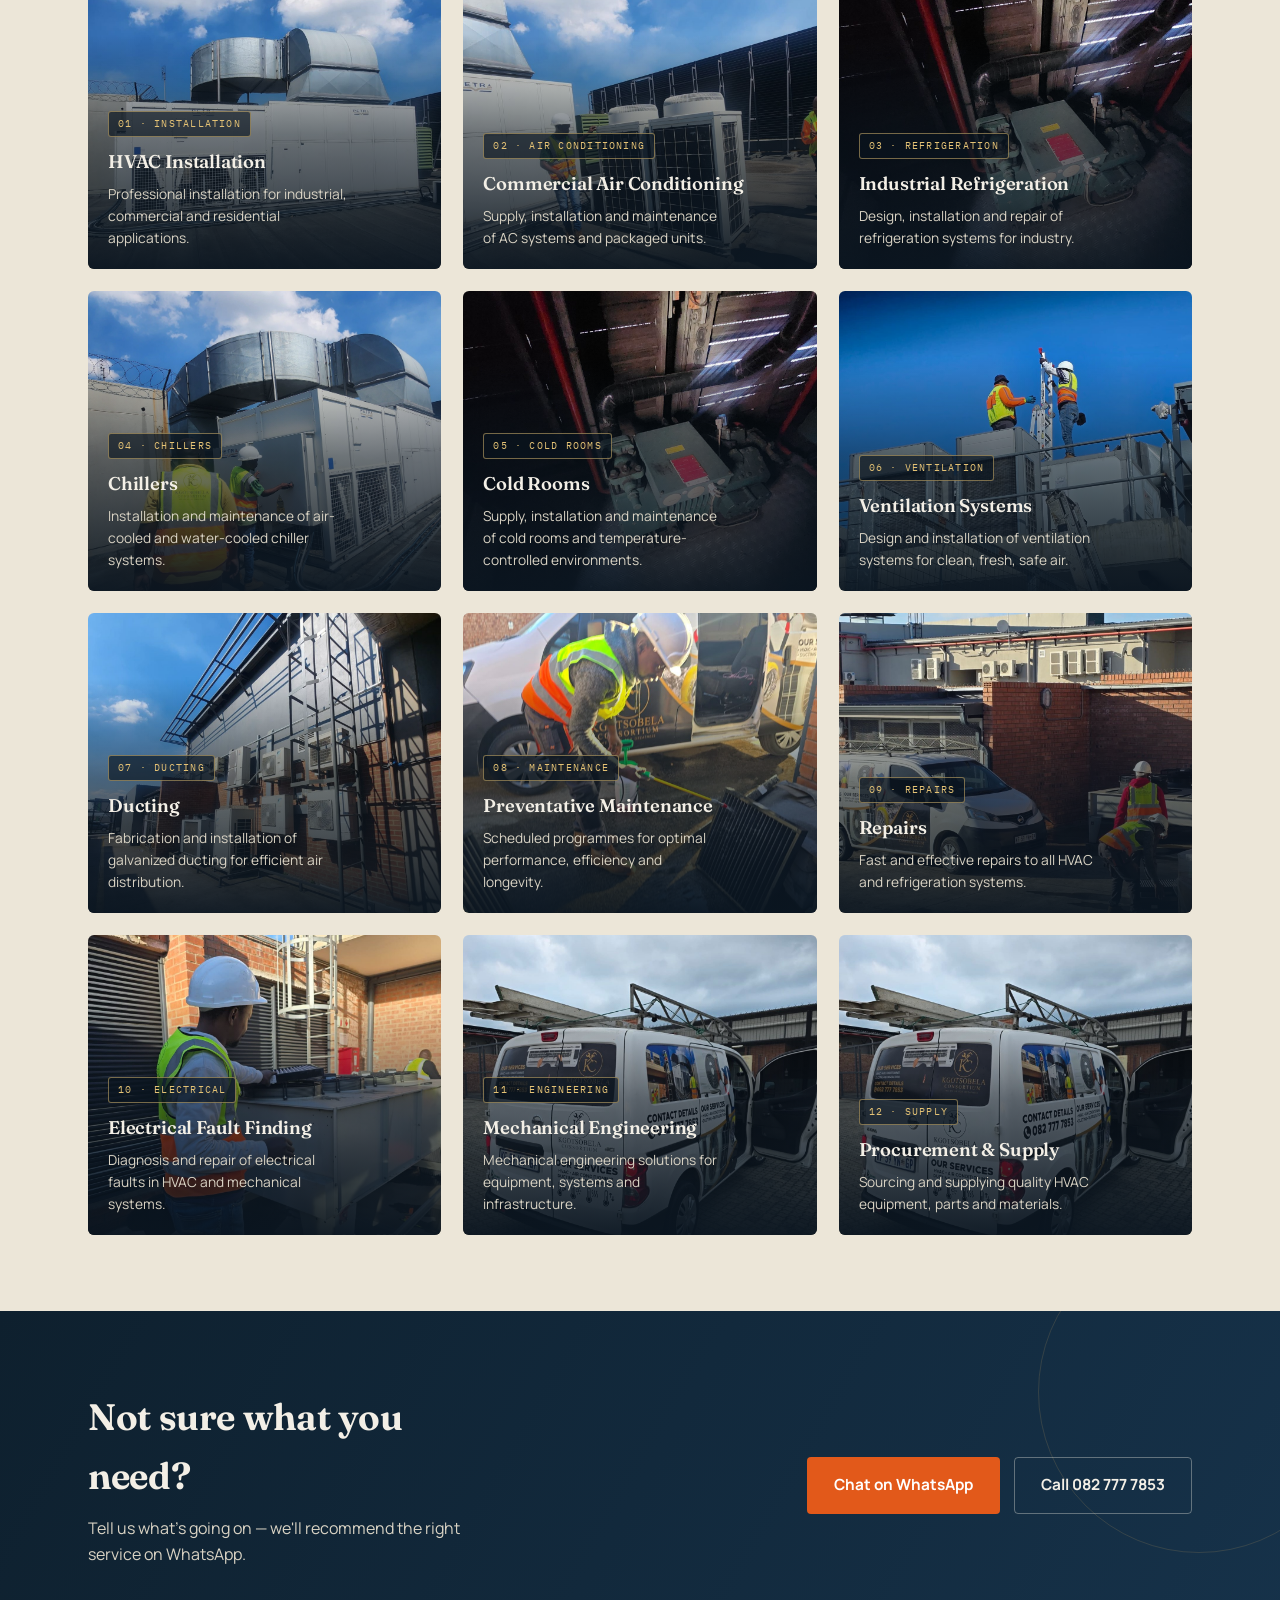
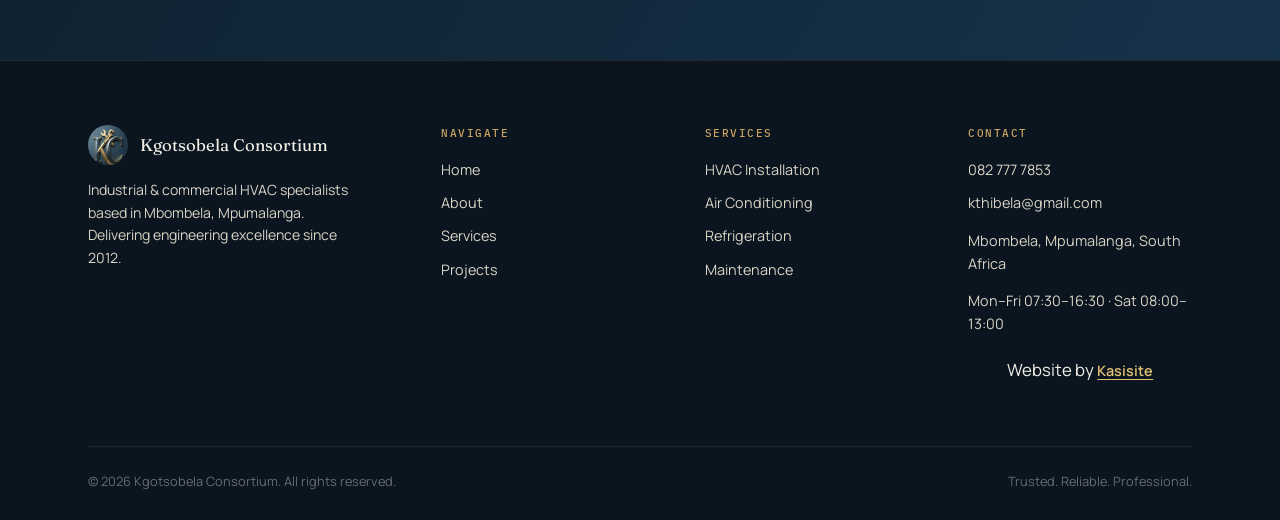
<file: services.html>
<!DOCTYPE html>
<html lang="en">
<head>
<meta charset="UTF-8">
<meta name="viewport" content="width=device-width, initial-scale=1.0">
<title>Services | Kgotsobela Consortium</title>
<meta name="description" content="Comprehensive HVAC and mechanical engineering services: installation, air conditioning, refrigeration, chillers, cold rooms, ventilation, ducting, maintenance, repairs, electrical fault finding, mechanical engineering and procurement.">
<link rel="canonical" href="https://kgotsobelaconsortium.co.za/services.html">
<link rel="icon" type="image/png" href="images/favicon-mark.png">

<link rel="preconnect" href="https://fonts.googleapis.com">
<link rel="preconnect" href="https://fonts.gstatic.com" crossorigin>
<link href="https://fonts.googleapis.com/css2?family=Fraunces:ital,wght@0,500;0,600;0,650;0,700;1,500&family=Manrope:wght@400;500;600;700;800&family=IBM+Plex+Mono:wght@400;500;600&display=swap" rel="stylesheet">
<link rel="stylesheet" href="style.css?v=2">
</head>
<body>
<a href="#main" class="skip-link">Skip to content</a>

<header class="site-header">
  <div class="wrap">
    <a href="index.html" class="brand">
      <img src="images/favicon-mark.png" alt="" class="brand-mark">
      <span class="brand-word">Kgotsobela<span>Consortium — Est. 2012</span></span>
    </a>
    <nav class="main-nav" id="main-nav">
      <a href="index.html">Home</a>
      <a href="about.html">About</a>
      <a href="services.html" class="current">Services</a>
      <a href="projects.html">Projects</a>
      <a href="contact.html">Contact</a>
      <a href="https://wa.me/27827777853?text=Hi%2C%20I%27d%20like%20a%20quote" class="nav-cta" target="_blank" rel="noopener">Get a quote</a>
    </nav>
    <button class="nav-toggle" id="nav-toggle" aria-label="Open menu" aria-expanded="false" aria-controls="main-nav">
      <svg width="20" height="20" viewBox="0 0 24 24" fill="none" stroke="currentColor" stroke-width="2"><line x1="3" y1="6" x2="21" y2="6"/><line x1="3" y1="12" x2="21" y2="12"/><line x1="3" y1="18" x2="21" y2="18"/></svg>
    </button>
  </div>
</header>

<main id="main">

  <!-- HERO -->
  <section class="hero" style="min-height:min(56vh,480px);">
    <div class="hero-media">
      <img src="images/service-condensers.jpg" alt="Kgotsobela Consortium technician with commercial air conditioning condenser units" width="1200" height="1080">
    </div>
    <div class="hero-content wrap">
      <p class="eyebrow">What we do</p>
      <h1>Comprehensive HVAC &amp; <em>mechanical engineering.</em></h1>
      <p class="hero-sub">End-to-end solutions designed, installed and maintained with precision, safety and reliability &mdash; one partner, complete solutions.</p>
    </div>
  </section>

  <!-- PROCESS -->
  <section class="process">
    <div class="wrap">
      <div class="section-head">
        <p class="eyebrow">How we work</p>
        <h2>From concept to completion.</h2>
        <p>Whether it's planned maintenance, new installation or emergency support &mdash; every project follows the same reliable process.</p>
      </div>
      <div class="process-grid">
        <div class="process-step"><div class="n">01</div><h3>Consult</h3><p>We listen, understand your needs and assess the site.</p></div>
        <div class="process-step"><div class="n">02</div><h3>Plan</h3><p>A clear scope, timeline and quote &mdash; no surprises.</p></div>
        <div class="process-step"><div class="n">03</div><h3>Execute</h3><p>Qualified technicians deliver safely and on schedule.</p></div>
        <div class="process-step"><div class="n">04</div><h3>Deliver</h3><p>Quality checked, handed over, and supported after.</p></div>
      </div>
    </div>
  </section>

  <!-- FULL SERVICES GRID -->
  <section class="services services-full">
    <div class="wrap">
      <div class="section-head">
        <p class="eyebrow">Our services</p>
        <h2>All 12 services, one partner.</h2>
        <p>From a single split unit to full industrial plant &mdash; tap any service below to get a quote on WhatsApp.</p>
      </div>
      <div class="service-grid">

        <a href="https://wa.me/27827777853?text=Hi%2C%20I%27d%20like%20a%20quote%20for%20HVAC%20installation" class="service-card" target="_blank" rel="noopener">
          <img src="images/service-rooftop-plant.jpg" alt="HVAC installation" loading="lazy">
          <div class="service-card-body">
            <span class="service-tag">01 &middot; Installation</span>
            <h3>HVAC Installation</h3>
            <p>Professional installation for industrial, commercial and residential applications.</p>
          </div>
        </a>

        <a href="https://wa.me/27827777853?text=Hi%2C%20I%27d%20like%20a%20quote%20for%20commercial%20air%20conditioning" class="service-card" target="_blank" rel="noopener">
          <img src="images/service-condensers.jpg" alt="Commercial air conditioning" loading="lazy">
          <div class="service-card-body">
            <span class="service-tag">02 &middot; Air Conditioning</span>
            <h3>Commercial Air Conditioning</h3>
            <p>Supply, installation and maintenance of AC systems and packaged units.</p>
          </div>
        </a>

        <a href="https://wa.me/27827777853?text=Hi%2C%20I%27d%20like%20a%20quote%20for%20industrial%20refrigeration" class="service-card" target="_blank" rel="noopener">
          <img src="images/service-refrigeration.jpg" alt="Industrial refrigeration" loading="lazy">
          <div class="service-card-body">
            <span class="service-tag">03 &middot; Refrigeration</span>
            <h3>Industrial Refrigeration</h3>
            <p>Design, installation and repair of refrigeration systems for industry.</p>
          </div>
        </a>

        <a href="https://wa.me/27827777853?text=Hi%2C%20I%27d%20like%20a%20quote%20for%20chillers" class="service-card" target="_blank" rel="noopener">
          <img src="images/hero-technicians-rooftop.jpg" alt="Chiller systems" loading="lazy">
          <div class="service-card-body">
            <span class="service-tag">04 &middot; Chillers</span>
            <h3>Chillers</h3>
            <p>Installation and maintenance of air-cooled and water-cooled chiller systems.</p>
          </div>
        </a>

        <a href="https://wa.me/27827777853?text=Hi%2C%20I%27d%20like%20a%20quote%20for%20cold%20rooms" class="service-card" target="_blank" rel="noopener">
          <img src="images/service-refrigeration.jpg" alt="Cold rooms" loading="lazy">
          <div class="service-card-body">
            <span class="service-tag">05 &middot; Cold Rooms</span>
            <h3>Cold Rooms</h3>
            <p>Supply, installation and maintenance of cold rooms and temperature-controlled environments.</p>
          </div>
        </a>

        <a href="https://wa.me/27827777853?text=Hi%2C%20I%27d%20like%20a%20quote%20for%20ventilation%20systems" class="service-card" target="_blank" rel="noopener">
          <img src="images/about-team-ladder.jpg" alt="Ventilation systems" loading="lazy">
          <div class="service-card-body">
            <span class="service-tag">06 &middot; Ventilation</span>
            <h3>Ventilation Systems</h3>
            <p>Design and installation of ventilation systems for clean, fresh, safe air.</p>
          </div>
        </a>

        <a href="https://wa.me/27827777853?text=Hi%2C%20I%27d%20like%20a%20quote%20for%20ducting" class="service-card" target="_blank" rel="noopener">
          <img src="images/service-splitunits.jpg" alt="Ducting installation" loading="lazy">
          <div class="service-card-body">
            <span class="service-tag">07 &middot; Ducting</span>
            <h3>Ducting</h3>
            <p>Fabrication and installation of galvanized ducting for efficient air distribution.</p>
          </div>
        </a>

        <a href="https://wa.me/27827777853?text=Hi%2C%20I%27d%20like%20a%20quote%20for%20preventative%20maintenance" class="service-card" target="_blank" rel="noopener">
          <img src="images/service-maintenance.jpg" alt="Preventative maintenance" loading="lazy">
          <div class="service-card-body">
            <span class="service-tag">08 &middot; Maintenance</span>
            <h3>Preventative Maintenance</h3>
            <p>Scheduled programmes for optimal performance, efficiency and longevity.</p>
          </div>
        </a>

        <a href="https://wa.me/27827777853?text=Hi%2C%20I%27d%20like%20a%20quote%20for%20repairs" class="service-card" target="_blank" rel="noopener">
          <img src="images/trust-onsite.jpg" alt="HVAC repairs" loading="lazy">
          <div class="service-card-body">
            <span class="service-tag">09 &middot; Repairs</span>
            <h3>Repairs</h3>
            <p>Fast and effective repairs to all HVAC and refrigeration systems.</p>
          </div>
        </a>

        <a href="https://wa.me/27827777853?text=Hi%2C%20I%27d%20like%20a%20quote%20for%20electrical%20fault%20finding" class="service-card" target="_blank" rel="noopener">
          <img src="images/service-controls.jpg" alt="Electrical fault finding" loading="lazy">
          <div class="service-card-body">
            <span class="service-tag">10 &middot; Electrical</span>
            <h3>Electrical Fault Finding</h3>
            <p>Diagnosis and repair of electrical faults in HVAC and mechanical systems.</p>
          </div>
        </a>

        <a href="https://wa.me/27827777853?text=Hi%2C%20I%27d%20like%20a%20quote%20for%20mechanical%20engineering" class="service-card" target="_blank" rel="noopener">
          <img src="images/trust-branded-van.jpg" alt="Mechanical engineering" loading="lazy">
          <div class="service-card-body">
            <span class="service-tag">11 &middot; Engineering</span>
            <h3>Mechanical Engineering</h3>
            <p>Mechanical engineering solutions for equipment, systems and infrastructure.</p>
          </div>
        </a>

        <a href="https://wa.me/27827777853?text=Hi%2C%20I%27d%20like%20a%20quote%20for%20procurement%20and%20supply" class="service-card" target="_blank" rel="noopener">
          <img src="images/trust-branded-van.jpg" alt="Procurement and supply" loading="lazy">
          <div class="service-card-body">
            <span class="service-tag">12 &middot; Supply</span>
            <h3>Procurement &amp; Supply</h3>
            <p>Sourcing and supplying quality HVAC equipment, parts and materials.</p>
          </div>
        </a>

      </div>
    </div>
  </section>

  <!-- CTA BAND -->
  <section class="cta-band">
    <div class="wrap">
      <div>
        <h2>Not sure what you need?</h2>
        <p>Tell us what's going on &mdash; we'll recommend the right service on WhatsApp.</p>
      </div>
      <div class="cta-actions">
        <a href="https://wa.me/27827777853?text=Hi%2C%20I%27d%20like%20a%20quote" class="btn btn-primary" target="_blank" rel="noopener">Chat on WhatsApp</a>
        <a href="tel:+27827777853" class="btn btn-ghost">Call 082 777 7853</a>
      </div>
    </div>
  </section>

</main>

<footer class="site-footer">
  <div class="wrap">
    <div class="footer-grid">
      <div>
        <div class="footer-brand">
          <img src="images/favicon-mark.png" alt="">
          <span class="footer-brand-word">Kgotsobela Consortium</span>
        </div>
        <p class="footer-tagline">Industrial &amp; commercial HVAC specialists based in Mbombela, Mpumalanga. Delivering engineering excellence since 2012.</p>
      </div>
      <div class="footer-col">
        <h4>Navigate</h4>
        <a href="index.html">Home</a>
        <a href="about.html">About</a>
        <a href="services.html">Services</a>
        <a href="projects.html">Projects</a>
      </div>
      <div class="footer-col">
        <h4>Services</h4>
        <a href="services.html">HVAC Installation</a>
        <a href="services.html">Air Conditioning</a>
        <a href="services.html">Refrigeration</a>
        <a href="services.html">Maintenance</a>
      </div>
      <div class="footer-col">
        <h4>Contact</h4>
        <a href="tel:+27827777853">082 777 7853</a>
        <a href="mailto:kthibela@gmail.com">kthibela@gmail.com</a>
        <p>Mbombela, Mpumalanga, South Africa</p>
        <p>Mon&ndash;Fri 07:30&ndash;16:30 &middot; Sat 08:00&ndash;13:00</p>
        <p class="footer-credit">Website by <a href="https://kasisite.co.za" target="_blank" rel="noopener">Kasisite</a></p>
      </div>
    </div>
    <div class="footer-bottom">
      <span>&copy; <span id="year"></span> Kgotsobela Consortium. All rights reserved.</span>
      <span>Trusted. Reliable. Professional.</span>
    </div>
  </div>
</footer>

<a class="whatsapp-fab" href="https://wa.me/27827777853?text=Hi%2C%20I%27d%20like%20a%20quote" target="_blank" rel="noopener" aria-label="Chat with us on WhatsApp">
  <svg viewBox="0 0 24 24" fill="#ffffff"><path d="M12.04 2C6.58 2 2.13 6.45 2.13 11.91c0 1.75.46 3.45 1.32 4.95L2.05 22l5.25-1.38a9.9 9.9 0 0 0 4.74 1.21h.01c5.46 0 9.9-4.45 9.9-9.91 0-2.65-1.03-5.14-2.9-7.01A9.82 9.82 0 0 0 12.04 2m0 1.67c2.24 0 4.35.87 5.93 2.46a8.23 8.23 0 0 1 2.43 5.86c0 4.58-3.73 8.31-8.32 8.31a8.3 8.3 0 0 1-4.24-1.16l-.3-.18-3.12.82.83-3.04-.2-.31a8.23 8.23 0 0 1-1.27-4.4c0-4.58 3.73-8.36 8.26-8.36M8.53 6.99c-.17 0-.44.06-.67.31s-.88.86-.88 2.09.9 2.42 1.02 2.59c.13.17 1.75 2.8 4.32 3.82 2.14.85 2.57.68 3.04.64.46-.04 1.5-.61 1.71-1.2.21-.59.21-1.09.15-1.2-.06-.11-.23-.17-.48-.3-.25-.13-1.5-.74-1.73-.82-.23-.08-.4-.13-.57.13-.17.25-.65.82-.8.99-.15.17-.29.19-.54.06-.25-.13-1.05-.39-2-1.24-.74-.66-1.24-1.47-1.39-1.72-.14-.25-.02-.38.11-.51.11-.11.25-.29.38-.44.13-.15.17-.25.25-.42.08-.17.04-.31-.02-.44-.06-.13-.57-1.4-.79-1.91-.2-.5-.41-.43-.57-.44-.15-.01-.31-.01-.44-.01"/></svg>
</a>

<script src="script.js"></script>
</body>
</html>
</file>
<file: style.css>
/* ==========================================================================
   Kgotsobela Consortium — design tokens
   Navy + brass gold from the brand mark; safety orange pulled from the
   crew's own hi-vis; the "nameplate" motif echoes the rating tags visible
   on their actual equipment (see hero photo, unit door).
   ========================================================================== */

:root {
  --navy-950: #0a1520;
  --navy-900: #0e202e;
  --navy-800: #16324a;
  --navy-700: #1f4260;
  --gold: #c9a25f;
  --gold-light: #e4c275;
  --gold-dim: #8a744a;
  --ivory: #f3efe6;
  --ivory-dim: #d9d3c4;
  --orange: #e2591a;
  --orange-light: #ff7a3d;
  --graphite: #1f2933;
  --graphite-soft: #4a5560;
  --line: rgba(201, 162, 95, 0.28);
  --line-soft: rgba(15, 32, 46, 0.1);

  --font-display: "Fraunces", Georgia, serif;
  --font-body: "Manrope", -apple-system, BlinkMacSystemFont, sans-serif;
  --font-mono: "IBM Plex Mono", ui-monospace, SFMono-Regular, monospace;

  --max: 1200px;
}

* { box-sizing: border-box; }
html { scroll-behavior: smooth; }

body {
  margin: 0;
  background: var(--ivory);
  color: var(--graphite);
  font-family: var(--font-body);
  line-height: 1.6;
  -webkit-font-smoothing: antialiased;
}

img { max-width: 100%; display: block; }
a { color: inherit; }

.wrap {
  max-width: var(--max);
  margin: 0 auto;
  padding: 0 clamp(20px, 5vw, 48px);
}

.eyebrow {
  font-family: var(--font-mono);
  font-size: 0.72rem;
  letter-spacing: 0.18em;
  text-transform: uppercase;
  color: var(--gold-dim);
  display: inline-flex;
  align-items: center;
  gap: 10px;
}
.eyebrow::before {
  content: "";
  width: 22px;
  height: 1px;
  background: var(--gold);
  display: inline-block;
}

h1, h2, h3 {
  font-family: var(--font-display);
  font-weight: 650;
  margin: 0;
  letter-spacing: -0.01em;
  color: var(--navy-900);
}

/* ==========================================================================
   Skip link / focus
   ========================================================================== */
.skip-link {
  position: absolute;
  left: -999px;
  top: auto;
  background: var(--gold);
  color: var(--navy-950);
  padding: 12px 18px;
  z-index: 999;
  font-weight: 700;
}
.skip-link:focus {
  left: 16px;
  top: 16px;
}

:focus-visible {
  outline: 2px solid var(--gold);
  outline-offset: 3px;
}

@media (prefers-reduced-motion: reduce) {
  * { animation-duration: 0.001ms !important; animation-iteration-count: 1 !important; transition-duration: 0.001ms !important; scroll-behavior: auto !important; }
}

/* ==========================================================================
   Header
   ========================================================================== */
.site-header {
  position: sticky;
  top: 0;
  z-index: 100;
  background: rgba(10, 21, 32, 0.92);
  backdrop-filter: blur(10px);
  border-bottom: 1px solid rgba(201, 162, 95, 0.18);
}

.site-header .wrap {
  display: flex;
  align-items: center;
  justify-content: space-between;
  padding-top: 14px;
  padding-bottom: 14px;
}

.brand {
  display: flex;
  align-items: center;
  gap: 12px;
  text-decoration: none;
}

.brand-mark {
  width: 38px;
  height: 38px;
  border-radius: 50%;
  object-fit: cover;
  border: 1px solid var(--line);
}

.brand-word {
  font-family: var(--font-display);
  color: var(--ivory);
  font-size: 1.05rem;
  font-weight: 650;
  line-height: 1.1;
}
.brand-word span {
  display: block;
  font-family: var(--font-mono);
  font-size: 0.6rem;
  letter-spacing: 0.16em;
  color: var(--gold);
  font-weight: 500;
  margin-top: 2px;
}

.main-nav {
  display: flex;
  align-items: center;
  gap: clamp(18px, 3vw, 34px);
}

.main-nav a {
  color: var(--ivory-dim);
  text-decoration: none;
  font-size: 0.92rem;
  letter-spacing: 0.01em;
  transition: color 0.2s ease;
}
.main-nav a:hover { color: var(--gold-light); }
.main-nav a.current { color: var(--gold); }

.nav-cta {
  display: inline-flex;
  align-items: center;
  gap: 8px;
  background: var(--gold);
  color: var(--navy-950) !important;
  padding: 9px 18px;
  border-radius: 999px;
  font-weight: 700;
  font-size: 0.86rem !important;
  transition: background 0.2s ease, transform 0.2s ease;
}
.nav-cta:hover { background: var(--gold-light); transform: translateY(-1px); }

.nav-toggle {
  display: none;
  background: none;
  border: 1px solid var(--line);
  color: var(--ivory);
  border-radius: 8px;
  width: 40px;
  height: 40px;
  align-items: center;
  justify-content: center;
  cursor: pointer;
}

@media (max-width: 860px) {
  .main-nav { position: fixed; top: 62px; left: 0; right: 0; height: calc(100vh - 62px); background: var(--navy-950); flex-direction: column; justify-content: flex-start; align-items: flex-start; padding: 32px 24px; gap: 22px; clip-path: inset(0 0 0 100%); transition: clip-path 0.3s ease; pointer-events: none; overflow-y: auto; z-index: 150; }
  .main-nav.open { clip-path: inset(0 0 0 0); pointer-events: auto; }
  .main-nav a { font-size: 1.1rem; }
  .nav-toggle { display: flex; }
}

/* ==========================================================================
   Hero
   ========================================================================== */
.hero {
  position: relative;
  min-height: min(76vh, 660px);
  display: flex;
  align-items: flex-end;
  background: var(--navy-950);
  overflow: hidden;
}

.hero-media {
  position: absolute;
  inset: 0;
}
.hero-media img {
  width: 100%;
  height: 100%;
  object-fit: cover;
  object-position: 50% 12%;
}
.hero-media::after {
  content: "";
  position: absolute;
  inset: 0;
  background:
    linear-gradient(180deg, rgba(10,21,32,0.28) 0%, rgba(10,21,32,0.52) 40%, rgba(10,21,32,0.97) 88%),
    linear-gradient(100deg, rgba(10,21,32,0.82) 0%, rgba(10,21,32,0.5) 34%, rgba(10,21,32,0.18) 60%, rgba(10,21,32,0.4) 100%);
}

.hero-content {
  position: relative;
  z-index: 2;
  padding-top: 78px;
  padding-bottom: 34px;
  width: 100%;
}

.hero-content .eyebrow { color: var(--gold-light); margin-bottom: 18px; }

.hero-content h1 {
  color: var(--ivory);
  font-size: clamp(2.3rem, 5.4vw, 4.4rem);
  line-height: 1.03;
  max-width: 15ch;
}
.hero-content h1 em {
  font-style: normal;
  color: var(--gold-light);
}

.hero-sub {
  margin: 16px 0 24px;
  max-width: 46ch;
  color: var(--ivory-dim);
  font-size: 1.05rem;
}

.hero-actions {
  display: flex;
  flex-wrap: wrap;
  gap: 14px;
  margin-bottom: 30px;
}

.btn {
  display: inline-flex;
  align-items: center;
  gap: 10px;
  padding: 15px 26px;
  border-radius: 4px;
  font-weight: 700;
  font-size: 0.96rem;
  text-decoration: none;
  border: 1px solid transparent;
  cursor: pointer;
  transition: transform 0.2s ease, background 0.2s ease, border-color 0.2s ease, color 0.2s ease;
}
.btn-primary { background: var(--orange); color: #fff; }
.btn-primary:hover { background: var(--orange-light); transform: translateY(-2px); }
.btn-ghost { border-color: rgba(243,239,230,0.35); color: var(--ivory); }
.btn-ghost:hover { border-color: var(--gold); color: var(--gold-light); }

/* nameplate strip inside hero */
.nameplate {
  display: flex;
  flex-wrap: wrap;
  gap: 0;
  border-top: 1px solid var(--line);
  padding-top: 18px;
}
.nameplate div {
  padding-right: 28px;
  margin-right: 28px;
  border-right: 1px solid var(--line);
}
.nameplate div:last-child { border-right: none; }
.nameplate .val {
  font-family: var(--font-mono);
  color: var(--gold-light);
  font-size: 0.82rem;
  letter-spacing: 0.04em;
}
.nameplate .lbl {
  font-family: var(--font-mono);
  color: rgba(243,239,230,0.55);
  font-size: 0.62rem;
  letter-spacing: 0.14em;
  text-transform: uppercase;
  margin-top: 3px;
}

/* ==========================================================================
   Stat plate bar (below hero) — echoes equipment rating tags
   ========================================================================== */
.stat-bar {
  background: var(--navy-900);
  border-bottom: 1px solid rgba(201,162,95,0.15);
}
.stat-grid {
  display: grid;
  grid-template-columns: repeat(4, 1fr);
  gap: 1px;
  background: rgba(201,162,95,0.15);
}
.stat-plate {
  background: var(--navy-900);
  padding: 30px 22px;
  text-align: center;
}
.stat-plate .num {
  font-family: var(--font-mono);
  color: var(--gold-light);
  font-size: clamp(1.5rem, 3vw, 2.2rem);
  font-weight: 600;
}
.stat-plate .lbl {
  font-family: var(--font-mono);
  color: var(--ivory-dim);
  font-size: 0.68rem;
  letter-spacing: 0.14em;
  text-transform: uppercase;
  margin-top: 6px;
}
@media (max-width: 700px) {
  .stat-grid { grid-template-columns: repeat(2, 1fr); }
}

/* ==========================================================================
   Section scaffolding
   ========================================================================== */
section { padding: clamp(44px, 6vw, 80px) 0; }
.section-head {
  max-width: 640px;
  margin-bottom: 36px;
}
.section-head h2 {
  font-size: clamp(1.8rem, 3.4vw, 2.6rem);
  margin-top: 14px;
  line-height: 1.12;
}
.section-head p {
  margin-top: 16px;
  color: var(--graphite-soft);
  font-size: 1.02rem;
  max-width: 56ch;
}

/* ==========================================================================
   About teaser
   ========================================================================== */
.about {
  background: var(--ivory);
}
.about-grid {
  display: grid;
  grid-template-columns: 1.05fr 0.95fr;
  gap: clamp(32px, 5vw, 72px);
  align-items: center;
}
.about-media { position: relative; }
.about-media img {
  border-radius: 6px;
  width: 100%;
  height: 480px;
  object-fit: cover;
}
.about-media .tag {
  position: absolute;
  left: -1px;
  bottom: -1px;
  background: var(--navy-900);
  color: var(--gold-light);
  font-family: var(--font-mono);
  font-size: 0.68rem;
  letter-spacing: 0.1em;
  text-transform: uppercase;
  padding: 10px 16px;
  border: 1px solid var(--line);
  border-radius: 0 6px 0 6px;
}

.about-copy .eyebrow { margin-bottom: 16px; }
.about-copy h2 {
  font-size: clamp(1.8rem, 3.2vw, 2.4rem);
  line-height: 1.14;
}
.about-copy p {
  margin: 20px 0;
  color: var(--graphite-soft);
  font-size: 1.02rem;
}
.pull {
  font-family: var(--font-display);
  font-style: italic;
  font-size: 1.3rem;
  color: var(--navy-800);
  border-left: 3px solid var(--gold);
  padding-left: 20px;
  margin: 28px 0;
}
.about-founder {
  display: flex;
  gap: 14px;
  align-items: center;
  margin-top: 28px;
  padding-top: 24px;
  border-top: 1px solid var(--line-soft);
}
.about-founder .initial {
  width: 44px;
  height: 44px;
  border-radius: 50%;
  background: var(--navy-900);
  color: var(--gold-light);
  display: flex;
  align-items: center;
  justify-content: center;
  font-family: var(--font-display);
  font-weight: 700;
}
.about-founder .name { font-weight: 700; color: var(--navy-900); font-size: 0.94rem; }
.about-founder .role { font-size: 0.82rem; color: var(--graphite-soft); }

/* ==========================================================================
   Services
   ========================================================================== */
.services { background: #ece6d8; }
.service-grid {
  display: grid;
  grid-template-columns: repeat(3, 1fr);
  gap: 22px;
}
.service-card {
  position: relative;
  border-radius: 6px;
  overflow: hidden;
  height: 300px;
  text-decoration: none;
  display: block;
}
.service-card img {
  width: 100%;
  height: 100%;
  object-fit: cover;
  transition: transform 0.5s ease;
}
.service-card:hover img { transform: scale(1.06); }
.service-card::after {
  content: "";
  position: absolute;
  inset: 0;
  background: linear-gradient(180deg, rgba(10,21,32,0) 22%, rgba(10,21,32,0.55) 55%, rgba(10,21,32,0.95) 100%);
}
.service-card-body {
  position: absolute;
  left: 0; right: 0; bottom: 0;
  z-index: 2;
  padding: 20px;
}
.service-tag {
  font-family: var(--font-mono);
  font-size: 0.64rem;
  letter-spacing: 0.12em;
  text-transform: uppercase;
  color: var(--gold-light);
  background: rgba(10,21,32,0.65);
  border: 1px solid rgba(228,194,117,0.5);
  display: inline-block;
  padding: 4px 9px;
  border-radius: 3px;
  margin-bottom: 10px;
}
.service-card h3 {
  color: var(--ivory);
  font-size: 1.15rem;
  font-weight: 600;
}
.service-card p {
  color: var(--ivory-dim);
  font-size: 0.86rem;
  margin: 6px 0 0;
  max-width: 30ch;
}

.services-more {
  margin-top: 40px;
  text-align: center;
}
.link-arrow {
  display: inline-flex;
  align-items: center;
  gap: 8px;
  color: var(--navy-900);
  text-decoration: none;
  font-weight: 700;
  border-bottom: 1px solid var(--gold);
  padding-bottom: 3px;
}
.link-arrow:hover { color: var(--gold-dim); }

@media (max-width: 900px) {
  .service-grid { grid-template-columns: repeat(2, 1fr); }
}
@media (max-width: 600px) {
  .service-grid { grid-template-columns: 1fr; }
  .about-grid { grid-template-columns: 1fr; }
  .about-media img { height: 320px; }
}

/* ==========================================================================
   Trusted-by band
   ========================================================================== */
.trusted {
  background: var(--navy-950);
  padding: 56px 0;
}
.trusted .wrap {
  display: flex;
  flex-wrap: wrap;
  align-items: center;
  gap: 36px;
  justify-content: space-between;
}
.trusted-label {
  font-family: var(--font-mono);
  color: var(--gold);
  font-size: 0.7rem;
  letter-spacing: 0.16em;
  text-transform: uppercase;
  white-space: nowrap;
}
.trusted-marks {
  display: flex;
  flex-wrap: wrap;
  gap: 34px;
  align-items: center;
}
.trusted-marks span {
  font-family: var(--font-display);
  color: var(--ivory-dim);
  font-size: 1.05rem;
  letter-spacing: 0.01em;
  opacity: 0.85;
}
.trusted-marks span b { color: var(--ivory); font-weight: 650; }

/* ==========================================================================
   CTA band
   ========================================================================== */
.cta-band {
  background: linear-gradient(120deg, var(--navy-900) 0%, var(--navy-800) 100%);
  color: var(--ivory);
  position: relative;
  overflow: hidden;
}
.cta-band::before {
  content: "";
  position: absolute;
  right: -80px;
  top: -80px;
  width: 320px;
  height: 320px;
  border: 1px solid rgba(201,162,95,0.18);
  border-radius: 50%;
}
.cta-band .wrap {
  display: flex;
  align-items: center;
  justify-content: space-between;
  flex-wrap: wrap;
  gap: 28px;
  position: relative;
  z-index: 1;
}
.cta-band h2 {
  color: var(--ivory);
  font-size: clamp(1.7rem, 3vw, 2.3rem);
  max-width: 14ch;
}
.cta-band p {
  color: var(--ivory-dim);
  margin-top: 10px;
  max-width: 42ch;
}
.cta-actions { display: flex; gap: 14px; flex-wrap: wrap; }

/* ==========================================================================
   Footer
   ========================================================================== */
.site-footer {
  background: var(--navy-950);
  color: var(--ivory-dim);
  padding: 64px 0 28px;
  border-top: 1px solid rgba(201,162,95,0.15);
}
.footer-grid {
  display: grid;
  grid-template-columns: 1.4fr 1fr 1fr 1fr;
  gap: 40px;
  padding-bottom: 40px;
  border-bottom: 1px solid rgba(243,239,230,0.08);
}
.footer-brand { display: flex; gap: 12px; align-items: center; margin-bottom: 14px; }
.footer-brand img { width: 40px; height: 40px; border-radius: 50%; }
.footer-brand-word { font-family: var(--font-display); color: var(--ivory); font-size: 1.05rem; }
.footer-tagline { font-size: 0.88rem; max-width: 30ch; color: var(--ivory-dim); }
.footer-col h4 {
  font-family: var(--font-mono);
  font-size: 0.68rem;
  letter-spacing: 0.14em;
  text-transform: uppercase;
  color: var(--gold);
  margin: 0 0 16px;
  font-weight: 500;
}
.footer-col a, .footer-col p {
  display: block;
  color: var(--ivory-dim);
  text-decoration: none;
  font-size: 0.9rem;
  margin-bottom: 10px;
}
.footer-col a:hover { color: var(--gold-light); }
.footer-bottom {
  display: flex;
  justify-content: space-between;
  flex-wrap: wrap;
  gap: 10px;
  padding-top: 24px;
  font-size: 0.8rem;
  color: rgba(243,239,230,0.4);
}
.footer-col .footer-credit {
  text-align: center;
  font-size: 1.05rem;
  margin: 22px 0;
  color: var(--ivory);
  white-space: nowrap;
  width: 100%;
}
.footer-col .footer-credit a {
  display: inline;
  color: var(--gold-light);
  font-weight: 600;
  text-decoration: underline;
  text-underline-offset: 3px;
}
.footer-col .footer-credit a:hover { color: var(--gold); }
@media (max-width: 760px) {
  .footer-grid { grid-template-columns: 1fr 1fr; }
  .footer-grid > div:first-child { grid-column: 1 / -1; }
  .footer-grid > div:last-child { grid-column: 1 / -1; }
}

/* ==========================================================================
   About page — timeline
   ========================================================================== */
.timeline { background: var(--ivory); }
.timeline-list {
  max-width: 800px;
  margin-top: 8px;
  border-left: 1px solid var(--line);
  padding-left: clamp(24px, 4vw, 48px);
}
.timeline-item {
  position: relative;
  padding-bottom: 30px;
}
.timeline-item:last-child { padding-bottom: 0; }
.timeline-item::before {
  content: "";
  position: absolute;
  left: calc(-1 * clamp(24px, 4vw, 48px) - 5px);
  top: 4px;
  width: 9px;
  height: 9px;
  border-radius: 50%;
  background: var(--gold);
  box-shadow: 0 0 0 4px var(--ivory);
}
.timeline-year {
  display: inline-block;
  font-family: var(--font-mono);
  font-size: 0.68rem;
  letter-spacing: 0.12em;
  color: var(--navy-900);
  background: rgba(201,162,95,0.16);
  border: 1px solid var(--line);
  padding: 4px 10px;
  border-radius: 3px;
  margin-bottom: 10px;
}
.timeline-item h3 {
  font-size: 1.2rem;
  margin-bottom: 8px;
}
.timeline-item p {
  color: var(--graphite-soft);
  font-size: 0.98rem;
  max-width: 56ch;
  margin: 0;
}

/* ==========================================================================
   Mission / Vision / Values
   ========================================================================== */
.mvv { background: var(--navy-950); }
.mvv .section-head h2, .mvv .section-head p { color: var(--ivory); }
.mvv .section-head p { color: var(--ivory-dim); }
.mvv .eyebrow { color: var(--gold-light); }
.mvv-grid {
  display: grid;
  grid-template-columns: repeat(2, 1fr);
  gap: 1px;
  background: rgba(201,162,95,0.15);
  border: 1px solid rgba(201,162,95,0.15);
  margin-bottom: 28px;
}
.mvv-card {
  background: var(--navy-950);
  padding: 36px 32px;
}
.mvv-card h3 {
  color: var(--gold-light);
  font-family: var(--font-mono);
  font-size: 0.72rem;
  letter-spacing: 0.14em;
  text-transform: uppercase;
  font-weight: 500;
  margin-bottom: 14px;
}
.mvv-card p {
  color: var(--ivory-dim);
  font-size: 1rem;
  margin: 0;
  line-height: 1.65;
}
.values-row {
  display: flex;
  flex-wrap: wrap;
  gap: 10px;
}
.value-pill {
  font-family: var(--font-mono);
  font-size: 0.76rem;
  letter-spacing: 0.04em;
  color: var(--ivory);
  border: 1px solid rgba(243,239,230,0.25);
  padding: 9px 16px;
  border-radius: 999px;
}
.value-pill b { color: var(--gold-light); font-weight: 600; margin-right: 6px; }

@media (max-width: 700px) {
  .mvv-grid { grid-template-columns: 1fr; }
}

/* ==========================================================================
   HSE checklist
   ========================================================================== */
.hse { background: #ece6d8; }
.hse-grid {
  display: grid;
  grid-template-columns: 1fr 1fr;
  gap: 40px;
}
.hse-list {
  list-style: none;
  margin: 0;
  padding: 0;
}
.hse-list li {
  display: flex;
  align-items: flex-start;
  gap: 12px;
  padding: 12px 0;
  border-bottom: 1px solid rgba(15,32,46,0.1);
  font-size: 0.96rem;
  color: var(--graphite);
}
.hse-list li:last-child { border-bottom: none; }
.hse-list .check {
  flex-shrink: 0;
  width: 20px;
  height: 20px;
  border-radius: 50%;
  background: var(--navy-900);
  color: var(--gold-light);
  display: flex;
  align-items: center;
  justify-content: center;
  font-size: 0.7rem;
  margin-top: 1px;
}
.hse-col h3 {
  font-family: var(--font-mono);
  font-size: 0.7rem;
  letter-spacing: 0.14em;
  text-transform: uppercase;
  color: var(--gold-dim);
  margin-bottom: 18px;
  font-weight: 500;
}
@media (max-width: 700px) {
  .hse-grid { grid-template-columns: 1fr; gap: 8px; }
}


.coming-soon {
  background: var(--navy-950);
  min-height: 62vh;
  display: flex;
  align-items: center;
  position: relative;
  overflow: hidden;
}
.coming-soon::before {
  content: "";
  position: absolute;
  right: -120px;
  top: -120px;
  width: 380px;
  height: 380px;
  border: 1px solid rgba(201,162,95,0.15);
  border-radius: 50%;
}
.coming-soon::after {
  content: "";
  position: absolute;
  left: -100px;
  bottom: -140px;
  width: 300px;
  height: 300px;
  border: 1px solid rgba(201,162,95,0.1);
  border-radius: 50%;
}
.coming-soon .wrap {
  position: relative;
  z-index: 1;
  padding-top: 70px;
  padding-bottom: 70px;
}
.coming-soon .plate {
  display: inline-block;
  font-family: var(--font-mono);
  font-size: 0.66rem;
  letter-spacing: 0.16em;
  text-transform: uppercase;
  color: var(--gold-light);
  border: 1px solid var(--line);
  padding: 6px 14px;
  border-radius: 3px;
  margin-bottom: 26px;
}
.coming-soon h1 {
  color: var(--ivory);
  font-size: clamp(2.1rem, 4.6vw, 3.4rem);
  max-width: 16ch;
  line-height: 1.08;
}
.coming-soon p.lede {
  color: var(--ivory-dim);
  font-size: 1.05rem;
  max-width: 50ch;
  margin: 20px 0 36px;
}
.coming-soon .actions {
  display: flex;
  gap: 14px;
  flex-wrap: wrap;
}

.whatsapp-fab {
  position: fixed;
  right: 22px;
  bottom: 22px;
  z-index: 200;
  width: 58px;
  height: 58px;
  border-radius: 50%;
  background: #25d366;
  display: flex;
  align-items: center;
  justify-content: center;
  box-shadow: 0 8px 24px rgba(0,0,0,0.35);
  text-decoration: none;
  transition: transform 0.2s ease;
}
.whatsapp-fab:hover { transform: scale(1.07); }
.whatsapp-fab svg { width: 30px; height: 30px; }

@media (max-width: 600px) {
  .whatsapp-fab { right: 16px; bottom: 16px; width: 52px; height: 52px; }
}

/* ==========================================================================
   Services page — process band
   ========================================================================== */
.process { background: var(--ivory); }
.process-grid {
  display: grid;
  grid-template-columns: repeat(4, 1fr);
  gap: 1px;
  background: var(--line);
  border: 1px solid var(--line);
  margin-top: 8px;
}
.process-step {
  background: var(--ivory);
  padding: 30px 26px;
}
.process-step .n {
  font-family: var(--font-mono);
  color: var(--gold-dim);
  font-size: 0.76rem;
  letter-spacing: 0.14em;
}
.process-step h3 {
  margin-top: 12px;
  font-size: 1.08rem;
}
.process-step p {
  color: var(--graphite-soft);
  font-size: 0.9rem;
  margin: 8px 0 0;
}
@media (max-width: 760px) {
  .process-grid { grid-template-columns: repeat(2, 1fr); }
}
@media (max-width: 460px) {
  .process-grid { grid-template-columns: 1fr; }
}

.services-full .service-grid { grid-template-columns: repeat(3, 1fr); }
@media (max-width: 900px) {
  .services-full .service-grid { grid-template-columns: repeat(2, 1fr); }
}
@media (max-width: 600px) {
  .services-full .service-grid { grid-template-columns: 1fr; }
}

/* ==========================================================================
   Projects page — gallery grid + client band
   ========================================================================== */
.project-grid {
  display: grid;
  grid-template-columns: repeat(3, 1fr);
  gap: 22px;
}
.project-card {
  position: relative;
  border-radius: 6px;
  overflow: hidden;
  height: 280px;
  display: block;
}
.project-card img {
  width: 100%;
  height: 100%;
  object-fit: cover;
  transition: transform 0.5s ease;
}
.project-card:hover img { transform: scale(1.05); }
.project-card::after {
  content: "";
  position: absolute;
  inset: 0;
  background: linear-gradient(180deg, rgba(10,21,32,0) 30%, rgba(10,21,32,0.55) 60%, rgba(10,21,32,0.94) 100%);
}
.project-card-body {
  position: absolute;
  left: 0; right: 0; bottom: 0;
  z-index: 2;
  padding: 18px;
}
.project-card h3 {
  color: var(--ivory);
  font-size: 1.05rem;
  font-weight: 600;
}
@media (max-width: 900px) {
  .project-grid { grid-template-columns: repeat(2, 1fr); }
}
@media (max-width: 600px) {
  .project-grid { grid-template-columns: 1fr; }
}

.client-band { background: var(--navy-950); }
.client-cards {
  display: grid;
  grid-template-columns: repeat(4, 1fr);
  gap: 1px;
  background: rgba(201,162,95,0.15);
  border: 1px solid rgba(201,162,95,0.15);
}
.client-card {
  background: var(--navy-950);
  padding: 28px 24px;
}
.client-card h3 {
  color: var(--gold-light);
  font-family: var(--font-mono);
  font-size: 0.78rem;
  letter-spacing: 0.1em;
  text-transform: uppercase;
  font-weight: 500;
  margin-bottom: 12px;
}
.client-card ul {
  list-style: none;
  margin: 0;
  padding: 0;
}
.client-card li {
  color: var(--ivory-dim);
  font-size: 0.88rem;
  padding: 5px 0;
}
@media (max-width: 900px) {
  .client-cards { grid-template-columns: repeat(2, 1fr); }
}
@media (max-width: 500px) {
  .client-cards { grid-template-columns: 1fr; }
}

/* ==========================================================================
   Contact page — info cards + location panel
   ========================================================================== */
.contact-info { background: var(--ivory); }
.info-grid {
  display: grid;
  grid-template-columns: repeat(4, 1fr);
  gap: 18px;
  margin-top: 8px;
}
.info-card {
  background: #ffffff;
  border: 1px solid var(--line-soft);
  border-top: 3px solid var(--gold);
  border-radius: 6px;
  padding: 26px 22px;
  box-shadow: 0 1px 3px rgba(15,32,46,0.04);
}
.info-card .lbl {
  font-family: var(--font-mono);
  font-size: 0.68rem;
  letter-spacing: 0.14em;
  text-transform: uppercase;
  color: var(--gold-dim);
  margin-bottom: 12px;
}
.info-card .val {
  font-family: var(--font-display);
  font-size: 1.2rem;
  color: var(--navy-900);
  font-weight: 650;
  line-height: 1.3;
}
.info-card .sub {
  font-size: 0.86rem;
  color: var(--graphite-soft);
  margin-top: 8px;
  line-height: 1.5;
}
@media (max-width: 900px) {
  .info-grid { grid-template-columns: repeat(2, 1fr); }
}
@media (max-width: 500px) {
  .info-grid { grid-template-columns: 1fr; }
}

.location-panel { background: #ece6d8; }
.location-layout {
  display: grid;
  grid-template-columns: 1fr 1fr;
  gap: 44px;
  align-items: center;
}
.location-copy p {
  color: var(--graphite-soft);
  font-size: 1.02rem;
  margin: 0 0 16px;
  max-width: 50ch;
}
.location-media img {
  border-radius: 6px;
  width: 100%;
  height: 340px;
  object-fit: cover;
}
@media (max-width: 860px) {
  .location-layout { grid-template-columns: 1fr; }
  .location-media img { height: 280px; }
  .location-media { order: -1; }
}


/* ==========================================================================
   Homepage — brand gallery (cinematic coverflow + lightbox)
   ========================================================================== */
.brand-gallery { background: var(--ivory); }

.gallery-stage {
  position: relative;
  height: clamp(300px, 44vw, 440px);
  margin-top: 8px;
  display: flex;
  align-items: center;
  justify-content: center;
  overflow: hidden;
  outline: none;
}

.gallery-track {
  position: relative;
  width: 100%;
  height: 100%;
}

.gallery-slide {
  position: absolute;
  top: 50%;
  left: 50%;
  width: clamp(210px, 28vw, 320px);
  height: clamp(210px, 28vw, 320px);
  margin: 0;
  padding: 0;
  border: 0;
  border-radius: 8px;
  overflow: hidden;
  background: var(--navy-900);
  cursor: pointer;
  box-shadow: 0 20px 46px rgba(10, 21, 32, 0.32);
  transition: transform 0.6s cubic-bezier(0.22, 0.68, 0, 1.01), opacity 0.5s ease, filter 0.5s ease, box-shadow 0.5s ease;
  transform: translate(-50%, -50%);
}

.gallery-slide::after {
  content: "";
  position: absolute;
  inset: 0;
  border-radius: 8px;
  border: 1px solid rgba(228, 194, 117, 0.35);
  pointer-events: none;
}

.gallery-slide img {
  width: 100%;
  height: 100%;
  object-fit: cover;
}

.gallery-slide.is-active {
  cursor: zoom-in;
  box-shadow: 0 30px 66px rgba(10, 21, 32, 0.42);
}

.gallery-slide.is-active::before {
  content: "View full screen";
  position: absolute;
  left: 0; right: 0; bottom: 0;
  z-index: 2;
  padding: 10px 14px 12px;
  font-family: var(--font-mono);
  font-size: 0.62rem;
  letter-spacing: 0.12em;
  text-transform: uppercase;
  color: var(--ivory);
  background: linear-gradient(0deg, rgba(10,21,32,0.85) 0%, rgba(10,21,32,0) 100%);
  opacity: 0;
  transition: opacity 0.25s ease;
}
.gallery-slide.is-active:hover::before,
.gallery-slide.is-active:focus-visible::before {
  opacity: 1;
}

.gallery-slide:focus-visible {
  outline: 2px solid var(--gold);
  outline-offset: 4px;
}

.gallery-arrow {
  position: relative;
  z-index: 20;
  flex-shrink: 0;
  width: 44px;
  height: 44px;
  border-radius: 50%;
  border: 1px solid var(--line);
  background: var(--ivory);
  color: var(--navy-900);
  font-size: 1.4rem;
  line-height: 1;
  display: flex;
  align-items: center;
  justify-content: center;
  cursor: pointer;
  transition: background 0.2s ease, color 0.2s ease, transform 0.2s ease;
}
.gallery-arrow:hover {
  background: var(--navy-900);
  color: var(--gold-light);
  transform: translateY(-1px);
}

.gallery-meta {
  margin-top: 18px;
  display: flex;
  flex-wrap: wrap;
  align-items: center;
  justify-content: center;
  gap: 6px 16px;
  text-align: center;
}
.gallery-count {
  font-family: var(--font-mono);
  font-size: 0.72rem;
  letter-spacing: 0.1em;
  color: var(--gold-dim);
}
.gallery-hint {
  font-size: 0.82rem;
  color: var(--graphite-soft);
}

@media (max-width: 700px) {
  .gallery-arrow { width: 36px; height: 36px; font-size: 1.2rem; }
  .gallery-hint { display: none; }
}

/* Lightbox / full canvas view */
.gallery-lightbox {
  position: fixed;
  inset: 0;
  z-index: 500;
  display: flex;
  align-items: center;
  justify-content: center;
  gap: 18px;
  background: rgba(10, 21, 32, 0.96);
  opacity: 0;
  visibility: hidden;
  transition: opacity 0.3s ease;
  padding: clamp(16px, 4vw, 40px);
}
.gallery-lightbox.is-open {
  opacity: 1;
  visibility: visible;
}
.lightbox-figure {
  margin: 0;
  max-width: min(1100px, 88vw);
  max-height: 84vh;
  display: flex;
  flex-direction: column;
  align-items: center;
  gap: 14px;
}
.lightbox-image {
  max-width: 100%;
  max-height: 76vh;
  width: auto;
  height: auto;
  border-radius: 4px;
  box-shadow: 0 30px 80px rgba(0, 0, 0, 0.5);
}
.lightbox-counter {
  font-family: var(--font-mono);
  font-size: 0.74rem;
  letter-spacing: 0.12em;
  color: var(--gold-light);
}
.lightbox-close {
  position: absolute;
  top: clamp(14px, 3vw, 28px);
  right: clamp(14px, 3vw, 28px);
  width: 42px;
  height: 42px;
  border-radius: 50%;
  border: 1px solid rgba(243, 239, 230, 0.35);
  background: transparent;
  color: var(--ivory);
  font-size: 1.5rem;
  line-height: 1;
  cursor: pointer;
  transition: background 0.2s ease, border-color 0.2s ease;
}
.lightbox-close:hover {
  background: rgba(243, 239, 230, 0.1);
  border-color: var(--gold);
}
.lightbox-arrow {
  flex-shrink: 0;
  width: 48px;
  height: 48px;
  border-radius: 50%;
  border: 1px solid rgba(243, 239, 230, 0.35);
  background: transparent;
  color: var(--ivory);
  font-size: 1.6rem;
  line-height: 1;
  cursor: pointer;
  transition: background 0.2s ease, border-color 0.2s ease, color 0.2s ease;
}
.lightbox-arrow:hover {
  background: rgba(243, 239, 230, 0.1);
  border-color: var(--gold);
  color: var(--gold-light);
}
@media (max-width: 600px) {
  .gallery-lightbox { gap: 8px; }
  .lightbox-arrow { width: 38px; height: 38px; font-size: 1.3rem; }
}
</file>
